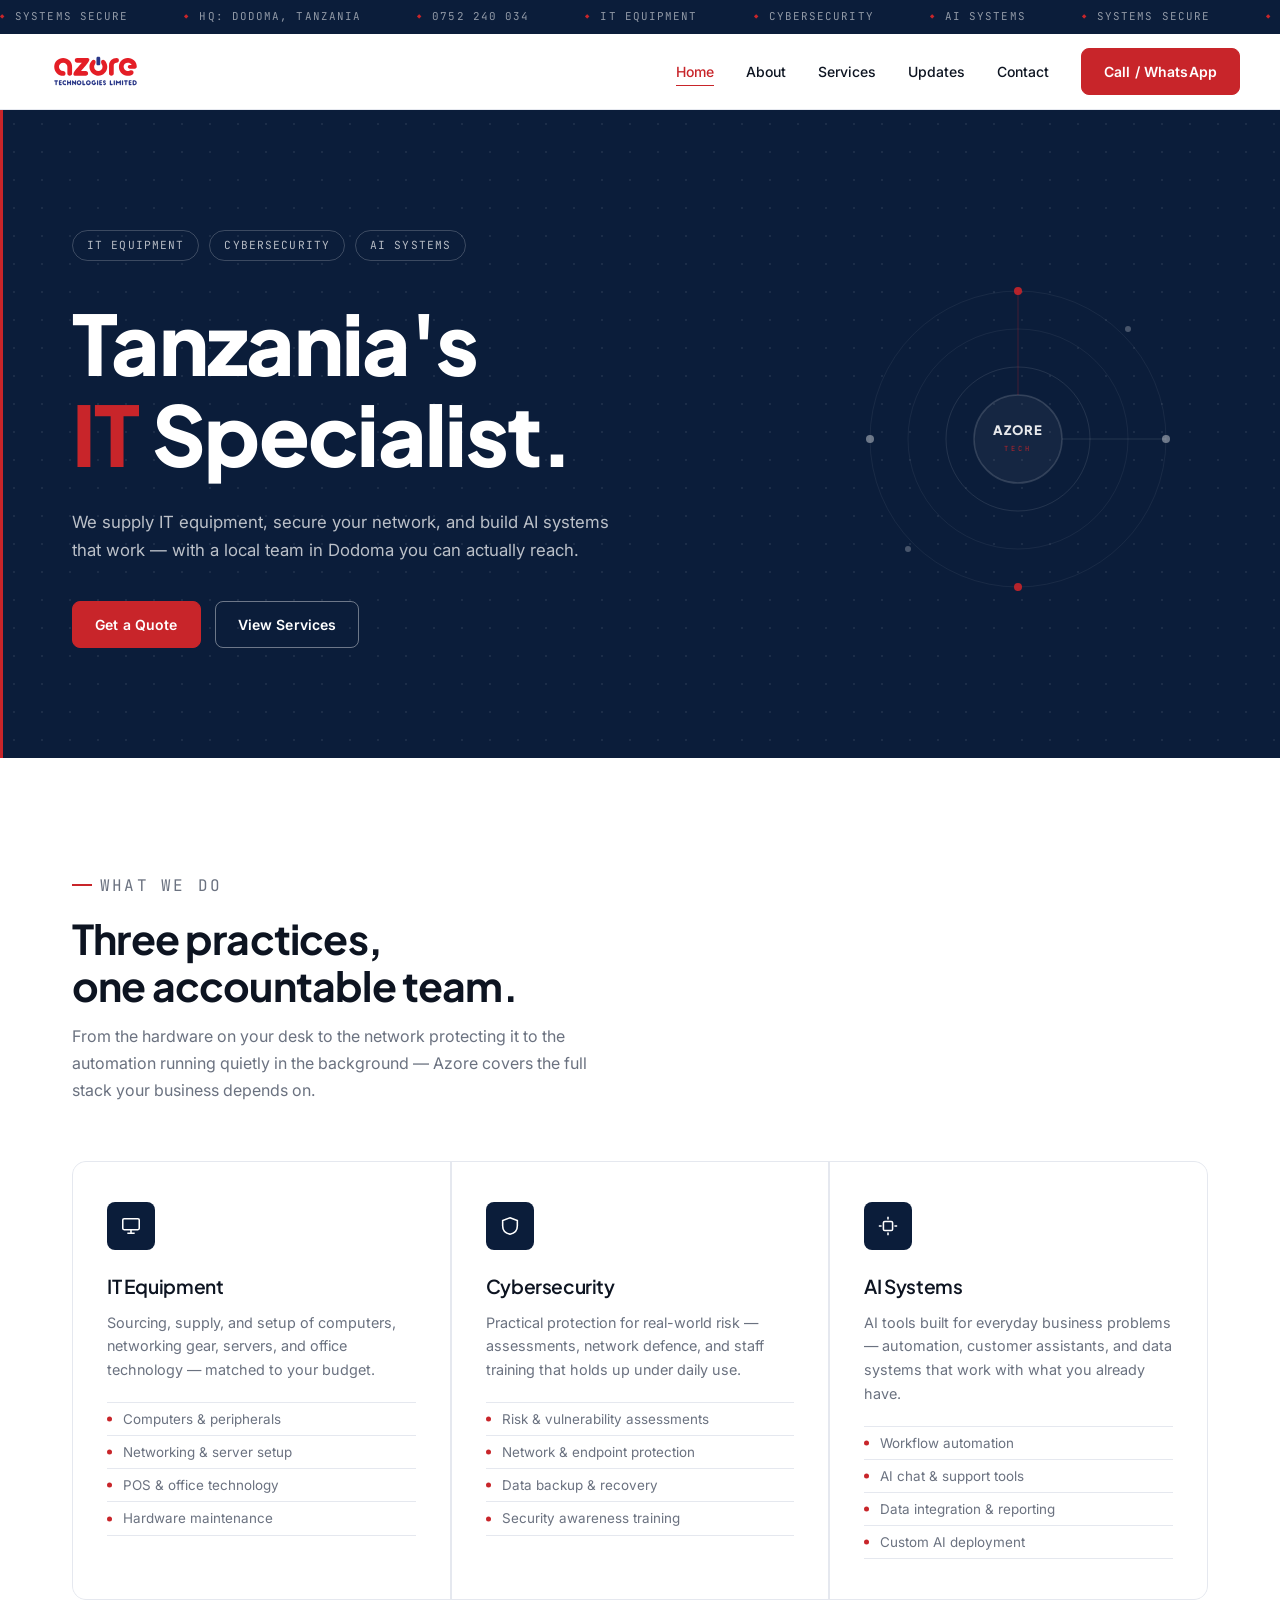
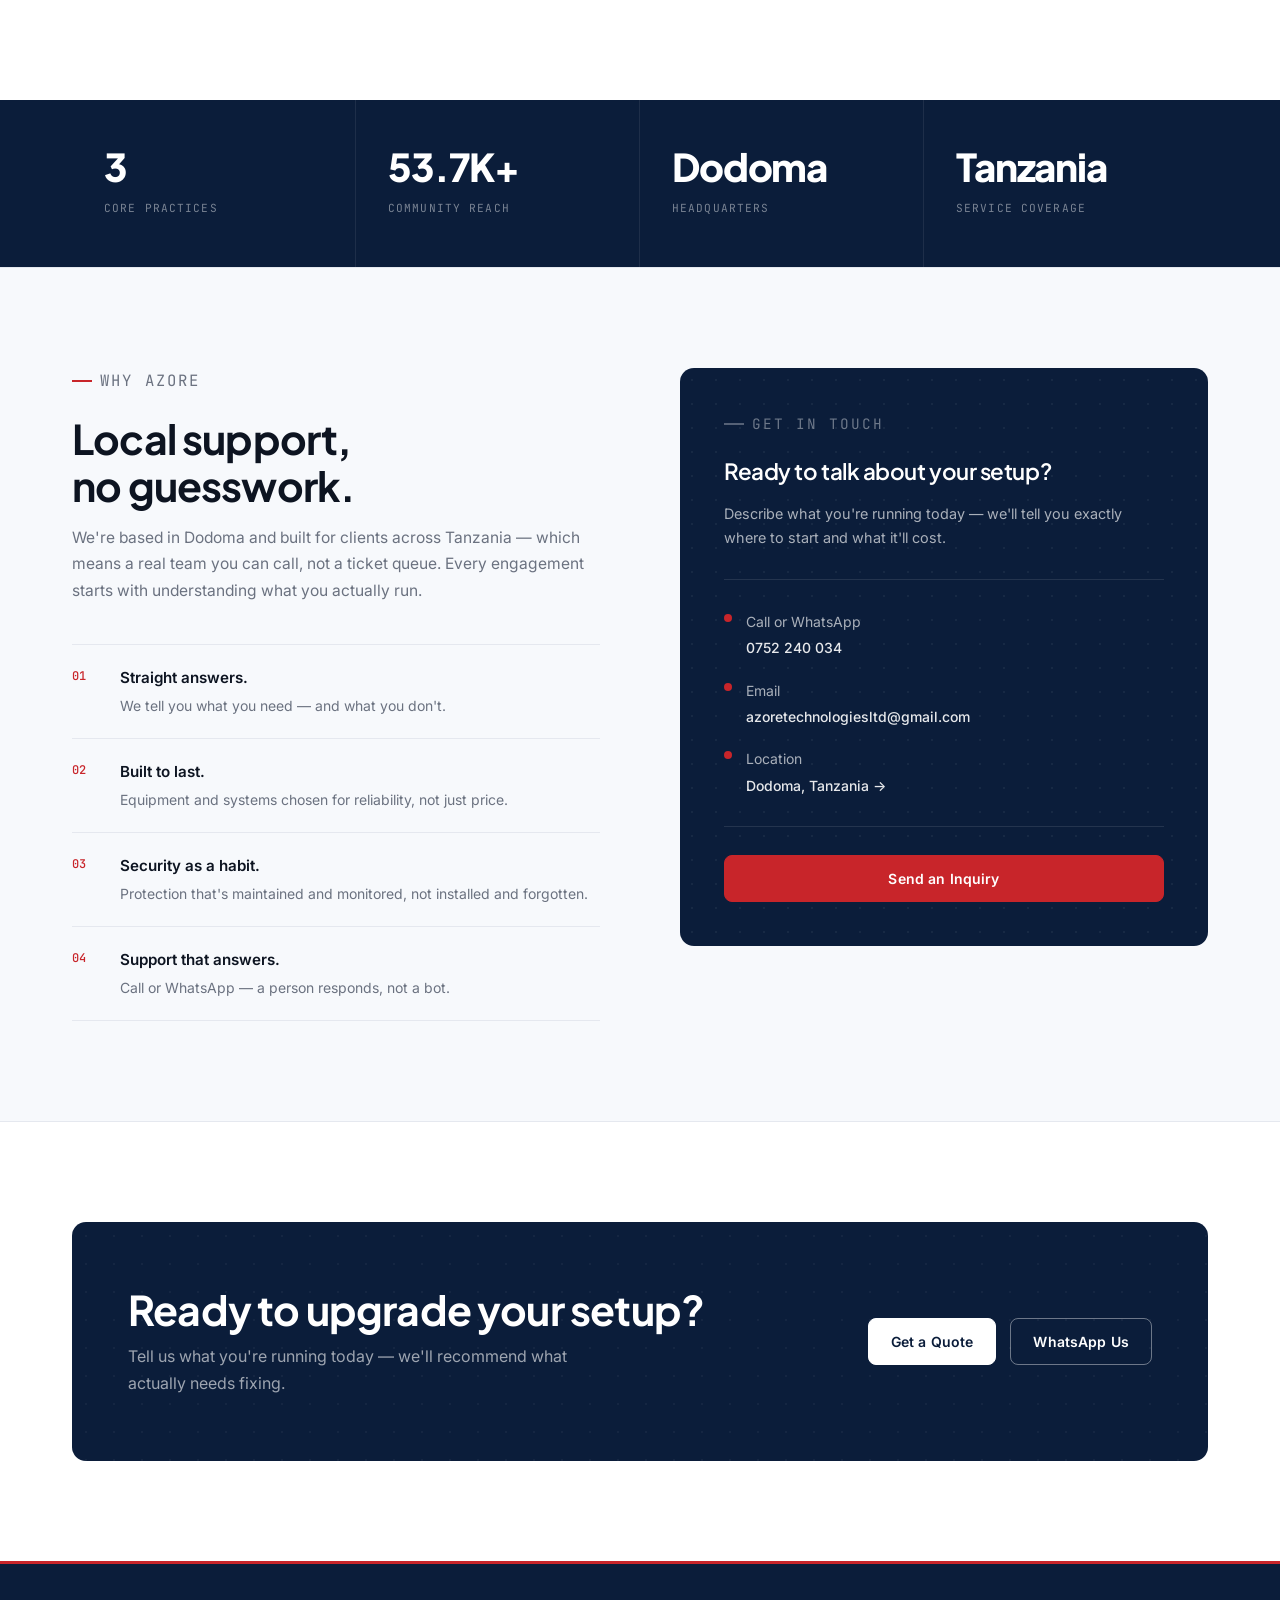
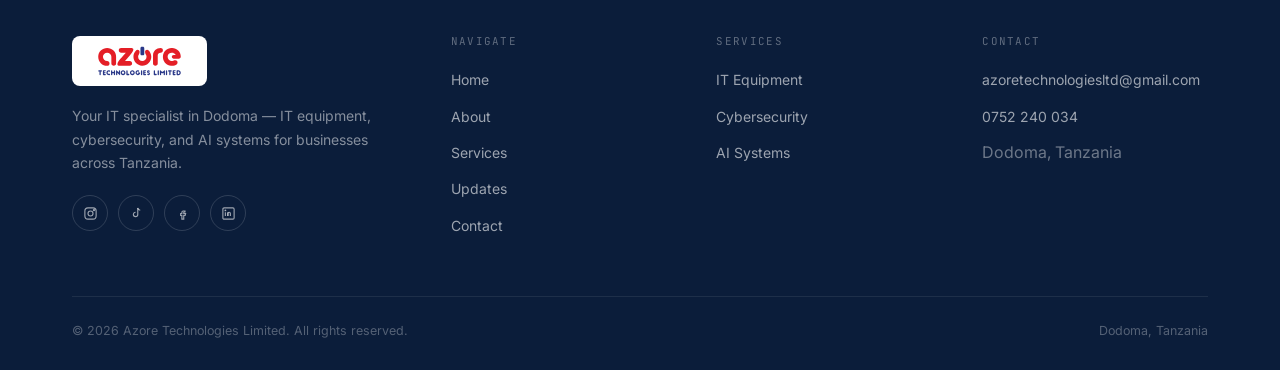
<file: index.html>
<!DOCTYPE html>
<html lang="en">
<head>
<meta charset="UTF-8">
<meta name="viewport" content="width=device-width, initial-scale=1.0">
<title>Azore Technologies Limited | IT Equipment, Cybersecurity & AI Systems — Dodoma, Tanzania</title>
<meta name="description" content="Azore Technologies Limited supplies IT equipment, cybersecurity services, and practical AI systems for businesses across Tanzania. Based in Dodoma.">
<link rel="stylesheet" href="azore-styles-v2.css">
<script src="https://identity.netlify.com/v1/netlify-identity-widget.js"></script>
<script>
  if (window.location.hash && (
    window.location.hash.includes('invite_token') ||
    window.location.hash.includes('recovery_token') ||
    window.location.hash.includes('confirmation_token')
  )) {
    window.location.href = '/admin/' + window.location.hash;
  }
</script>
</head>
<body>

<div class="ticker" aria-hidden="true">
  <div class="ticker__track">
    <span>SYSTEMS SECURE</span><span>HQ: DODOMA, TANZANIA</span><span>0752 240 034</span><span>IT EQUIPMENT</span><span>CYBERSECURITY</span><span>AI SYSTEMS</span>
    <span>SYSTEMS SECURE</span><span>HQ: DODOMA, TANZANIA</span><span>0752 240 034</span><span>IT EQUIPMENT</span><span>CYBERSECURITY</span><span>AI SYSTEMS</span>
  </div>
</div>

<header class="site">
  <nav class="wrap nav">
    <a href="index.html" class="brand"><img src="logo.svg" alt="Azore Technologies Limited" class="brand__logo"></a>
    <ul class="navlinks" id="navlinks">
      <li><a href="index.html" class="active">Home</a></li>
      <li><a href="about.html">About</a></li>
      <li><a href="services.html">Services</a></li>
      <li><a href="updates.html">Updates</a></li>
      <li><a href="contact.html">Contact</a></li>
      <li><a href="https://wa.me/255752240034" class="btn btn--primary">Call / WhatsApp</a></li>
    </ul>
    <button class="menu-toggle" aria-label="Toggle menu" aria-expanded="false">
      <svg width="22" height="22" viewBox="0 0 24 24" fill="none" stroke="#0D1421" stroke-width="2"><line x1="3" y1="6" x2="21" y2="6"/><line x1="3" y1="12" x2="21" y2="12"/><line x1="3" y1="18" x2="21" y2="18"/></svg>
    </button>
  </nav>
</header>

<main>

  <!-- Hero -->
  <section class="hero">
    <div class="wrap">
      <div class="hero__content">
        <div class="hero__chips">
          <span class="hero__chip">IT Equipment</span>
          <span class="hero__chip">Cybersecurity</span>
          <span class="hero__chip">AI Systems</span>
        </div>
        <h1>Tanzania's<br><em>IT</em> Specialist.</h1>
        <p class="lead">We supply IT equipment, secure your network, and build AI systems that work — with a local team in Dodoma you can actually reach.</p>
        <div class="hero__ctas">
          <a href="contact.html" class="btn btn--primary">Get a Quote</a>
          <a href="services.html" class="btn btn--ghost-light">View Services</a>
        </div>
      </div>
      <div class="hero__visual">
        <svg viewBox="0 0 340 340" xmlns="http://www.w3.org/2000/svg" width="340" height="340">
          <circle cx="170" cy="170" r="148" fill="none" stroke="rgba(255,255,255,0.06)" stroke-width="1"/>
          <circle cx="170" cy="170" r="110" fill="none" stroke="rgba(255,255,255,0.06)" stroke-width="1"/>
          <circle cx="170" cy="170" r="72" fill="none" stroke="rgba(255,255,255,0.1)" stroke-width="1"/>
          <circle cx="170" cy="170" r="44" fill="rgba(255,255,255,0.04)" stroke="rgba(255,255,255,0.15)" stroke-width="1.5"/>
          <text x="170" y="166" text-anchor="middle" font-family="Plus Jakarta Sans, sans-serif" font-weight="800" font-size="13" fill="rgba(255,255,255,0.9)" letter-spacing="1">AZORE</text>
          <text x="170" y="182" text-anchor="middle" font-family="JetBrains Mono, monospace" font-size="7" fill="rgba(200,37,42,0.9)" letter-spacing="3">TECH</text>
          <circle cx="170" cy="22" r="4" fill="#C8252A" opacity="0.9"/>
          <circle cx="318" cy="170" r="4" fill="rgba(255,255,255,0.4)"/>
          <circle cx="170" cy="318" r="4" fill="#C8252A" opacity="0.9"/>
          <circle cx="22" cy="170" r="4" fill="rgba(255,255,255,0.4)"/>
          <circle cx="280" cy="60" r="3" fill="rgba(255,255,255,0.25)"/>
          <circle cx="60" cy="280" r="3" fill="rgba(255,255,255,0.25)"/>
          <line x1="170" y1="22" x2="170" y2="126" stroke="rgba(200,37,42,0.3)" stroke-width="1"/>
          <line x1="318" y1="170" x2="214" y2="170" stroke="rgba(255,255,255,0.1)" stroke-width="1"/>
        </svg>
      </div>
    </div>
  </section>

  <!-- Services -->
  <section class="services">
    <div class="wrap">
      <div class="section-head">
        <p class="eyebrow">What we do</p>
        <h2>Three practices,<br>one accountable team.</h2>
        <p>From the hardware on your desk to the network protecting it to the automation running quietly in the background — Azore covers the full stack your business depends on.</p>
      </div>
      <div class="services-grid">
        <div class="service-card">
          <div class="service-card__icon">
            <svg viewBox="0 0 24 24" fill="none" stroke="#fff" stroke-width="1.7"><rect x="3" y="4" width="18" height="12" rx="1.5"/><line x1="8" y1="20" x2="16" y2="20"/><line x1="12" y1="16" x2="12" y2="20"/></svg>
          </div>
          <h3>IT Equipment</h3>
          <p>Sourcing, supply, and setup of computers, networking gear, servers, and office technology — matched to your budget.</p>
          <ul class="service-card__list">
            <li>Computers &amp; peripherals</li>
            <li>Networking &amp; server setup</li>
            <li>POS &amp; office technology</li>
            <li>Hardware maintenance</li>
          </ul>
        </div>
        <div class="service-card">
          <div class="service-card__icon">
            <svg viewBox="0 0 24 24" fill="none" stroke="#fff" stroke-width="1.7"><path d="M12 3l8 3v6c0 4.5-3 8-8 9-5-1-8-4.5-8-9V6l8-3z"/></svg>
          </div>
          <h3>Cybersecurity</h3>
          <p>Practical protection for real-world risk — assessments, network defence, and staff training that holds up under daily use.</p>
          <ul class="service-card__list">
            <li>Risk &amp; vulnerability assessments</li>
            <li>Network &amp; endpoint protection</li>
            <li>Data backup &amp; recovery</li>
            <li>Security awareness training</li>
          </ul>
        </div>
        <div class="service-card">
          <div class="service-card__icon">
            <svg viewBox="0 0 24 24" fill="none" stroke="#fff" stroke-width="1.7"><rect x="7" y="7" width="10" height="10" rx="1.5"/><line x1="12" y1="2" x2="12" y2="5"/><line x1="12" y1="19" x2="12" y2="22"/><line x1="2" y1="12" x2="5" y2="12"/><line x1="19" y1="12" x2="22" y2="12"/></svg>
          </div>
          <h3>AI Systems</h3>
          <p>AI tools built for everyday business problems — automation, customer assistants, and data systems that work with what you already have.</p>
          <ul class="service-card__list">
            <li>Workflow automation</li>
            <li>AI chat &amp; support tools</li>
            <li>Data integration &amp; reporting</li>
            <li>Custom AI deployment</li>
          </ul>
        </div>
      </div>
    </div>
  </section>

  <!-- Stats -->
  <div class="stats-strip">
    <div class="wrap">
      <div class="stat-item"><b>3</b><span>Core practices</span></div>
      <div class="stat-item"><b>53.7K+</b><span>Community reach</span></div>
      <div class="stat-item"><b>Dodoma</b><span>Headquarters</span></div>
      <div class="stat-item"><b>Tanzania</b><span>Service coverage</span></div>
    </div>
  </div>

  <!-- Why Azore -->
  <section class="why">
    <div class="wrap">
      <div class="why__left">
        <p class="eyebrow">Why Azore</p>
        <h2>Local support,<br>no guesswork.</h2>
        <p>We're based in Dodoma and built for clients across Tanzania — which means a real team you can call, not a ticket queue. Every engagement starts with understanding what you actually run.</p>
        <div style="margin-top: 32px;">
          <div class="why__item">
            <div class="why__num">01</div>
            <div>
              <strong>Straight answers.</strong>
              <p>We tell you what you need — and what you don't.</p>
            </div>
          </div>
          <div class="why__item">
            <div class="why__num">02</div>
            <div>
              <strong>Built to last.</strong>
              <p>Equipment and systems chosen for reliability, not just price.</p>
            </div>
          </div>
          <div class="why__item">
            <div class="why__num">03</div>
            <div>
              <strong>Security as a habit.</strong>
              <p>Protection that's maintained and monitored, not installed and forgotten.</p>
            </div>
          </div>
          <div class="why__item">
            <div class="why__num">04</div>
            <div>
              <strong>Support that answers.</strong>
              <p>Call or WhatsApp — a person responds, not a bot.</p>
            </div>
          </div>
        </div>
      </div>
      <div class="why__right">
        <div class="why__panel">
          <p class="eyebrow">Get in touch</p>
          <h3>Ready to talk about your setup?</h3>
          <p>Describe what you're running today — we'll tell you exactly where to start and what it'll cost.</p>
          <hr class="panel-divider">
          <div class="why__contact-item">
            <div class="why__contact-dot"></div>
            <div>
              <span>Call or WhatsApp<br><a href="tel:+255752240034">0752 240 034</a></span>
            </div>
          </div>
          <div class="why__contact-item">
            <div class="why__contact-dot"></div>
            <div>
              <span>Email<br><a href="mailto:azoretechnologiesltd@gmail.com">azoretechnologiesltd@gmail.com</a></span>
            </div>
          </div>
          <div class="why__contact-item">
            <div class="why__contact-dot"></div>
            <div>
              <span>Location<br><a href="contact.html">Dodoma, Tanzania →</a></span>
            </div>
          </div>
          <hr class="panel-divider">
          <a href="contact.html" class="btn btn--primary" style="width:100%; justify-content:center;">Send an Inquiry</a>
        </div>
      </div>
    </div>
  </section>

  <!-- CTA -->
  <section class="cta-section">
    <div class="wrap">
      <div class="cta-band">
        <div>
          <h2>Ready to upgrade your setup?</h2>
          <p>Tell us what you're running today — we'll recommend what actually needs fixing.</p>
        </div>
        <div class="cta-band__actions">
          <a href="contact.html" class="btn btn--light">Get a Quote</a>
          <a href="https://wa.me/255752240034" class="btn btn--ghost-light">WhatsApp Us</a>
        </div>
      </div>
    </div>
  </section>

</main>

<footer class="site">
  <div class="wrap">
    <div class="foot-grid">
      <div>
        <div class="brand brand--footer" style="margin-bottom:16px;">
          <span class="brand__plate"><img src="logo.svg" alt="Azore Technologies Limited" class="brand__logo"></span>
        </div>
        <p>Your IT specialist in Dodoma — IT equipment, cybersecurity, and AI systems for businesses across Tanzania.</p>
        <div class="social-row">
          <a href="https://instagram.com/azoretechtz" target="_blank" rel="noopener" aria-label="Instagram"><svg viewBox="0 0 24 24" fill="none" stroke="rgba(255,255,255,0.6)" stroke-width="1.8"><rect x="3" y="3" width="18" height="18" rx="5"/><circle cx="12" cy="12" r="4"/><circle cx="17.5" cy="6.5" r="1"/></svg></a>
          <a href="https://www.tiktok.com/@azoretechtz" target="_blank" rel="noopener" aria-label="TikTok"><svg viewBox="0 0 24 24" fill="none" stroke="rgba(255,255,255,0.6)" stroke-width="1.8"><path d="M14 3v10.5a3.5 3.5 0 1 1-3.5-3.5"/><path d="M14 3c.3 2 2 3.5 4 3.7"/></svg></a>
          <a href="https://www.facebook.com/Azoretechnologies" target="_blank" rel="noopener" aria-label="Facebook"><svg viewBox="0 0 24 24" fill="none" stroke="rgba(255,255,255,0.6)" stroke-width="1.8"><path d="M15 8h-2a2 2 0 0 0-2 2v2H9v3h2v6h3v-6h2.2l.8-3H14v-1.5a1 1 0 0 1 1-1H16V8z"/></svg></a>
          <a href="https://www.linkedin.com/in/joycemasamalo" target="_blank" rel="noopener" aria-label="LinkedIn"><svg viewBox="0 0 24 24" fill="none" stroke="rgba(255,255,255,0.6)" stroke-width="1.8"><rect x="3" y="3" width="18" height="18" rx="2"/><line x1="7" y1="10" x2="7" y2="16"/><circle cx="7" cy="7" r="0.6" fill="rgba(255,255,255,0.6)"/><path d="M11 16v-4a2 2 0 0 1 4 0v4"/><line x1="11" y1="10" x2="11" y2="16"/></svg></a>
        </div>
      </div>
      <div>
        <h4>Navigate</h4>
        <ul>
          <li><a href="index.html">Home</a></li>
          <li><a href="about.html">About</a></li>
          <li><a href="services.html">Services</a></li>
          <li><a href="updates.html">Updates</a></li>
          <li><a href="contact.html">Contact</a></li>
        </ul>
      </div>
      <div>
        <h4>Services</h4>
        <ul>
          <li><a href="services.html#equipment">IT Equipment</a></li>
          <li><a href="services.html#cybersecurity">Cybersecurity</a></li>
          <li><a href="services.html#ai">AI Systems</a></li>
        </ul>
      </div>
      <div>
        <h4>Contact</h4>
        <ul>
          <li><a href="mailto:azoretechnologiesltd@gmail.com">azoretechnologiesltd@gmail.com</a></li>
          <li><a href="tel:+255752240034">0752 240 034</a></li>
          <li><span style="color:rgba(255,255,255,0.4);">Dodoma, Tanzania</span></li>
        </ul>
      </div>
    </div>
    <div class="foot-bottom">
      <span>© 2026 Azore Technologies Limited. All rights reserved.</span>
      <span>Dodoma, Tanzania</span>
    </div>
  </div>
</footer>

<script src="script.js"></script>
</body>
</html>
</file>
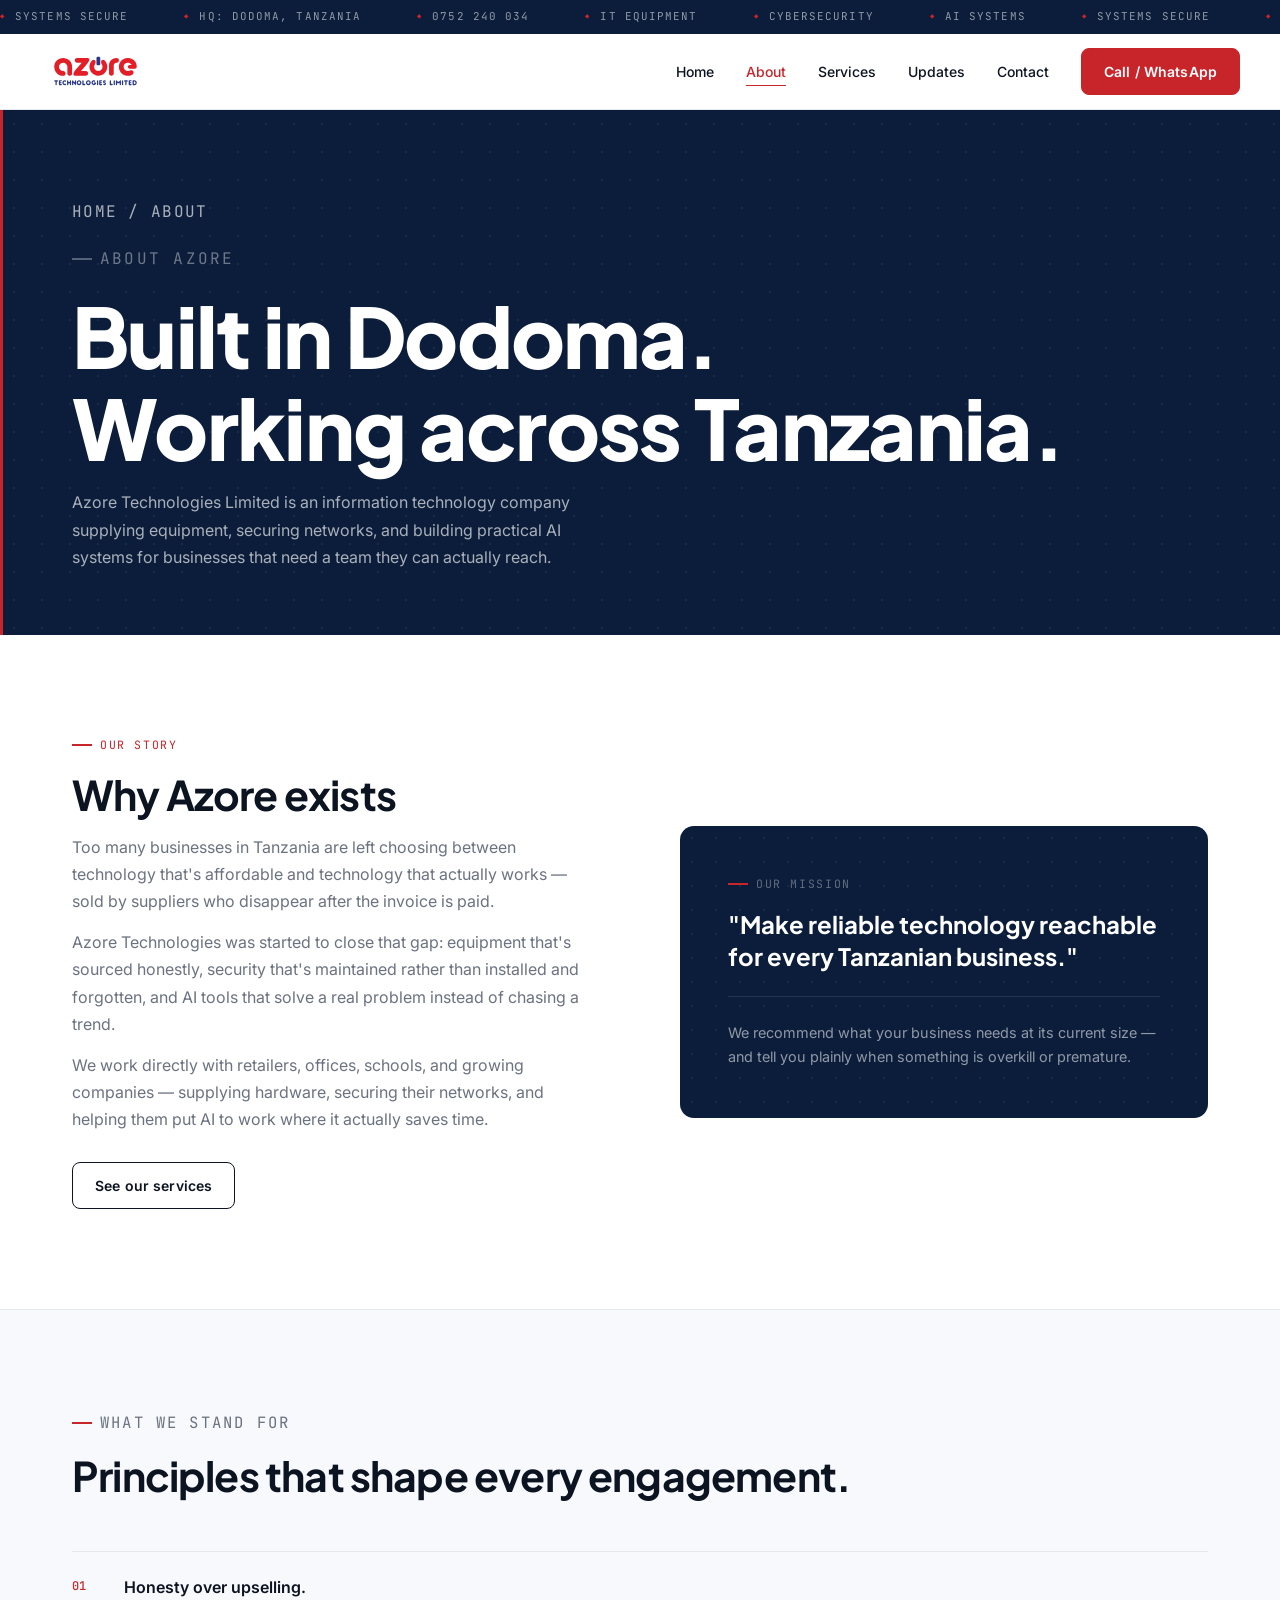
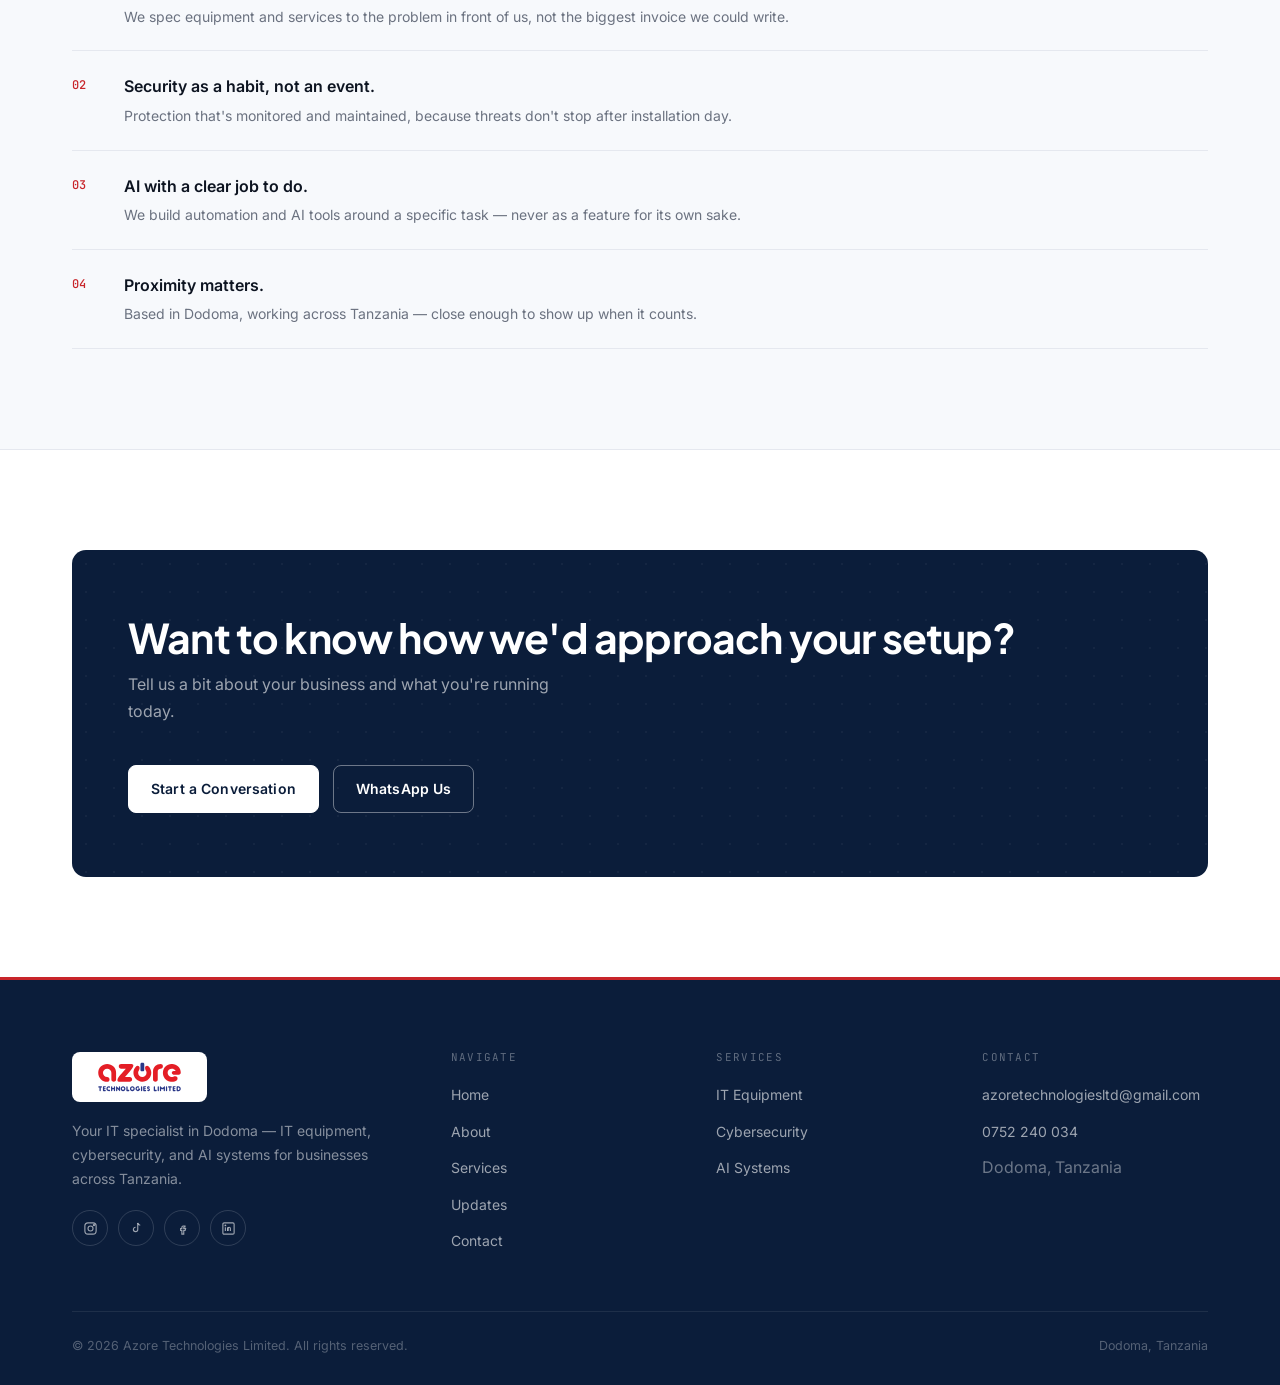
<file: about.html>
<!DOCTYPE html>
<html lang="en">
<head>
<meta charset="UTF-8">
<meta name="viewport" content="width=device-width, initial-scale=1.0">
<title>About | Azore Technologies Limited</title>
<meta name="description" content="Azore Technologies Limited is a Dodoma-based IT company serving Tanzania with equipment, cybersecurity, and AI systems.">
<link rel="stylesheet" href="azore-styles-v2.css">
</head>
<body>

<div class="ticker" aria-hidden="true">
  <div class="ticker__track">
    <span>SYSTEMS SECURE</span><span>HQ: DODOMA, TANZANIA</span><span>0752 240 034</span><span>IT EQUIPMENT</span><span>CYBERSECURITY</span><span>AI SYSTEMS</span>
    <span>SYSTEMS SECURE</span><span>HQ: DODOMA, TANZANIA</span><span>0752 240 034</span><span>IT EQUIPMENT</span><span>CYBERSECURITY</span><span>AI SYSTEMS</span>
  </div>
</div>

<header class="site">
  <nav class="wrap nav">
    <a href="index.html" class="brand"><img src="logo.svg" alt="Azore Technologies Limited" class="brand__logo"></a>
    <ul class="navlinks" id="navlinks">
      <li><a href="index.html">Home</a></li>
      <li><a href="about.html" class="active">About</a></li>
      <li><a href="services.html">Services</a></li>
      <li><a href="updates.html">Updates</a></li>
      <li><a href="contact.html">Contact</a></li>
      <li><a href="https://wa.me/255752240034" class="btn btn--primary">Call / WhatsApp</a></li>
    </ul>
    <button class="menu-toggle" aria-label="Toggle menu" aria-expanded="false">
      <svg width="22" height="22" viewBox="0 0 24 24" fill="none" stroke="#0D1421" stroke-width="2"><line x1="3" y1="6" x2="21" y2="6"/><line x1="3" y1="12" x2="21" y2="12"/><line x1="3" y1="18" x2="21" y2="18"/></svg>
    </button>
  </nav>
</header>

<main>

  <section class="page-hero">
    <div class="wrap">
      <p class="crumb">Home / About</p>
      <p class="eyebrow">About Azore</p>
      <h1>Built in Dodoma.<br>Working across Tanzania.</h1>
      <p>Azore Technologies Limited is an information technology company supplying equipment, securing networks, and building practical AI systems for businesses that need a team they can actually reach.</p>
    </div>
  </section>

  <section>
    <div class="wrap about-grid">
      <div>
        <p class="eyebrow">Our story</p>
        <h2>Why Azore exists</h2>
        <p style="margin-top:16px; color:var(--muted);">Too many businesses in Tanzania are left choosing between technology that's affordable and technology that actually works — sold by suppliers who disappear after the invoice is paid.</p>
        <p style="margin-top:14px; color:var(--muted);">Azore Technologies was started to close that gap: equipment that's sourced honestly, security that's maintained rather than installed and forgotten, and AI tools that solve a real problem instead of chasing a trend.</p>
        <p style="margin-top:14px; color:var(--muted);">We work directly with retailers, offices, schools, and growing companies — supplying hardware, securing their networks, and helping them put AI to work where it actually saves time.</p>
        <a href="services.html" class="btn btn--ghost" style="margin-top:28px;">See our services</a>
      </div>
      <div style="background:var(--navy); border-radius:var(--radius-lg); padding:48px; position:relative; overflow:hidden;">
        <div style="position:absolute; inset:0; background-image:radial-gradient(circle, rgba(255,255,255,0.05) 1px, transparent 1px); background-size:24px 24px;"></div>
        <div style="position:relative;">
          <p class="eyebrow" style="color:rgba(255,255,255,0.35);">Our mission</p>
          <p style="font-family:var(--font-display); font-size:1.5rem; font-weight:700; color:var(--white); line-height:1.3; margin-bottom:24px;">"Make reliable technology reachable for every Tanzanian business."</p>
          <hr style="border:none; border-top:1px solid rgba(255,255,255,0.1); margin-bottom:24px;">
          <p style="color:rgba(255,255,255,0.55); font-size:0.9rem;">We recommend what your business needs at its current size — and tell you plainly when something is overkill or premature.</p>
        </div>
      </div>
    </div>
  </section>

  <section style="background:var(--off-white); border-top:1px solid var(--line); border-bottom:1px solid var(--line);">
    <div class="wrap">
      <div class="section-head">
        <p class="eyebrow">What we stand for</p>
        <h2>Principles that shape every engagement.</h2>
      </div>
      <div>
        <div class="value-row">
          <div class="num">01</div>
          <div><strong>Honesty over upselling.</strong><p>We spec equipment and services to the problem in front of us, not the biggest invoice we could write.</p></div>
        </div>
        <div class="value-row">
          <div class="num">02</div>
          <div><strong>Security as a habit, not an event.</strong><p>Protection that's monitored and maintained, because threats don't stop after installation day.</p></div>
        </div>
        <div class="value-row">
          <div class="num">03</div>
          <div><strong>AI with a clear job to do.</strong><p>We build automation and AI tools around a specific task — never as a feature for its own sake.</p></div>
        </div>
        <div class="value-row">
          <div class="num">04</div>
          <div><strong>Proximity matters.</strong><p>Based in Dodoma, working across Tanzania — close enough to show up when it counts.</p></div>
        </div>
      </div>
    </div>
  </section>

  <section class="cta-section">
    <div class="wrap">
      <div class="cta-band">
        <div>
          <h2>Want to know how we'd approach your setup?</h2>
          <p>Tell us a bit about your business and what you're running today.</p>
        </div>
        <div class="cta-band__actions">
          <a href="contact.html" class="btn btn--light">Start a Conversation</a>
          <a href="https://wa.me/255752240034" class="btn btn--ghost-light">WhatsApp Us</a>
        </div>
      </div>
    </div>
  </section>

</main>

<footer class="site">
  <div class="wrap">
    <div class="foot-grid">
      <div>
        <div class="brand brand--footer" style="margin-bottom:16px;"><span class="brand__plate"><img src="logo.svg" alt="Azore Technologies Limited" class="brand__logo"></span></div>
        <p>Your IT specialist in Dodoma — IT equipment, cybersecurity, and AI systems for businesses across Tanzania.</p>
        <div class="social-row">
          <a href="https://instagram.com/azoretechtz" target="_blank" rel="noopener" aria-label="Instagram"><svg viewBox="0 0 24 24" fill="none" stroke="rgba(255,255,255,0.6)" stroke-width="1.8"><rect x="3" y="3" width="18" height="18" rx="5"/><circle cx="12" cy="12" r="4"/><circle cx="17.5" cy="6.5" r="1"/></svg></a>
          <a href="https://www.tiktok.com/@azoretechtz" target="_blank" rel="noopener" aria-label="TikTok"><svg viewBox="0 0 24 24" fill="none" stroke="rgba(255,255,255,0.6)" stroke-width="1.8"><path d="M14 3v10.5a3.5 3.5 0 1 1-3.5-3.5"/><path d="M14 3c.3 2 2 3.5 4 3.7"/></svg></a>
          <a href="https://www.facebook.com/Azoretechnologies" target="_blank" rel="noopener" aria-label="Facebook"><svg viewBox="0 0 24 24" fill="none" stroke="rgba(255,255,255,0.6)" stroke-width="1.8"><path d="M15 8h-2a2 2 0 0 0-2 2v2H9v3h2v6h3v-6h2.2l.8-3H14v-1.5a1 1 0 0 1 1-1H16V8z"/></svg></a>
          <a href="https://www.linkedin.com/in/joycemasamalo" target="_blank" rel="noopener" aria-label="LinkedIn"><svg viewBox="0 0 24 24" fill="none" stroke="rgba(255,255,255,0.6)" stroke-width="1.8"><rect x="3" y="3" width="18" height="18" rx="2"/><line x1="7" y1="10" x2="7" y2="16"/><circle cx="7" cy="7" r="0.6" fill="rgba(255,255,255,0.6)"/><path d="M11 16v-4a2 2 0 0 1 4 0v4"/><line x1="11" y1="10" x2="11" y2="16"/></svg></a>
        </div>
      </div>
      <div><h4>Navigate</h4><ul><li><a href="index.html">Home</a></li><li><a href="about.html">About</a></li><li><a href="services.html">Services</a></li><li><a href="updates.html">Updates</a></li><li><a href="contact.html">Contact</a></li></ul></div>
      <div><h4>Services</h4><ul><li><a href="services.html#equipment">IT Equipment</a></li><li><a href="services.html#cybersecurity">Cybersecurity</a></li><li><a href="services.html#ai">AI Systems</a></li></ul></div>
      <div><h4>Contact</h4><ul><li><a href="mailto:azoretechnologiesltd@gmail.com">azoretechnologiesltd@gmail.com</a></li><li><a href="tel:+255752240034">0752 240 034</a></li><li><span style="color:rgba(255,255,255,0.4);">Dodoma, Tanzania</span></li></ul></div>
    </div>
    <div class="foot-bottom"><span>© 2026 Azore Technologies Limited. All rights reserved.</span><span>Dodoma, Tanzania</span></div>
  </div>
</footer>

<script src="script.js"></script>
</body>
</html>
</file>
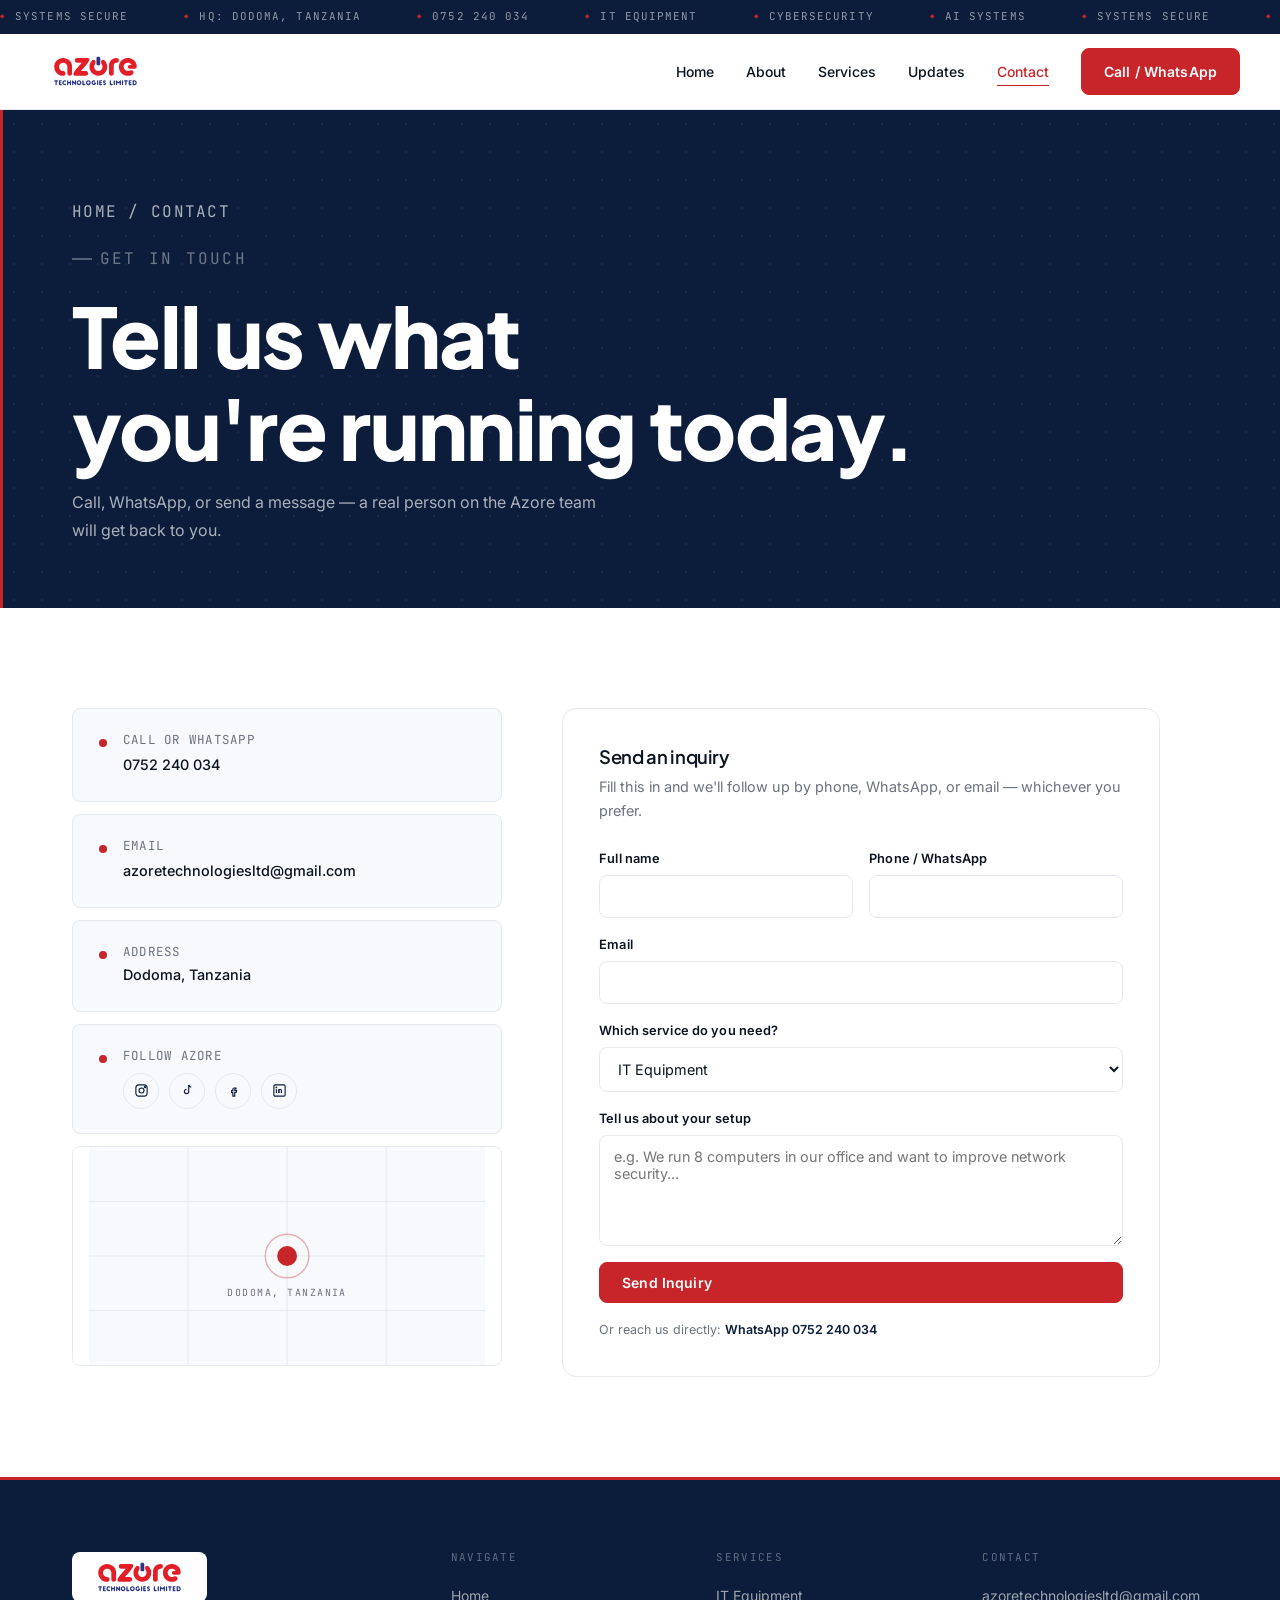
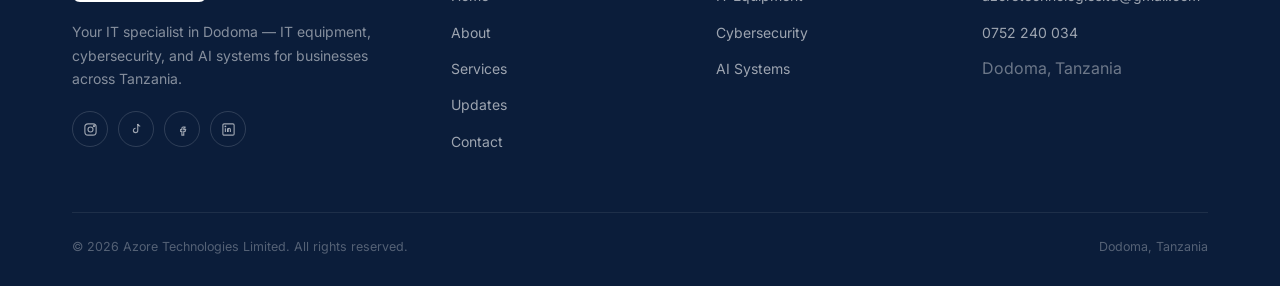
<file: contact.html>
<!DOCTYPE html>
<html lang="en">
<head>
<meta charset="UTF-8">
<meta name="viewport" content="width=device-width, initial-scale=1.0">
<title>Contact | Azore Technologies Limited</title>
<meta name="description" content="Get in touch with Azore Technologies Limited in Dodoma, Tanzania.">
<link rel="stylesheet" href="azore-styles-v2.css">
</head>
<body>

<div class="ticker" aria-hidden="true">
  <div class="ticker__track">
    <span>SYSTEMS SECURE</span><span>HQ: DODOMA, TANZANIA</span><span>0752 240 034</span><span>IT EQUIPMENT</span><span>CYBERSECURITY</span><span>AI SYSTEMS</span>
    <span>SYSTEMS SECURE</span><span>HQ: DODOMA, TANZANIA</span><span>0752 240 034</span><span>IT EQUIPMENT</span><span>CYBERSECURITY</span><span>AI SYSTEMS</span>
  </div>
</div>

<header class="site">
  <nav class="wrap nav">
    <a href="index.html" class="brand"><img src="logo.svg" alt="Azore Technologies Limited" class="brand__logo"></a>
    <ul class="navlinks" id="navlinks">
      <li><a href="index.html">Home</a></li>
      <li><a href="about.html">About</a></li>
      <li><a href="services.html">Services</a></li>
      <li><a href="updates.html">Updates</a></li>
      <li><a href="contact.html" class="active">Contact</a></li>
      <li><a href="https://wa.me/255752240034" class="btn btn--primary">Call / WhatsApp</a></li>
    </ul>
    <button class="menu-toggle" aria-label="Toggle menu" aria-expanded="false">
      <svg width="22" height="22" viewBox="0 0 24 24" fill="none" stroke="#0D1421" stroke-width="2"><line x1="3" y1="6" x2="21" y2="6"/><line x1="3" y1="12" x2="21" y2="12"/><line x1="3" y1="18" x2="21" y2="18"/></svg>
    </button>
  </nav>
</header>

<main>

  <section class="page-hero">
    <div class="wrap">
      <p class="crumb">Home / Contact</p>
      <p class="eyebrow">Get in touch</p>
      <h1>Tell us what<br>you're running today.</h1>
      <p>Call, WhatsApp, or send a message — a real person on the Azore team will get back to you.</p>
    </div>
  </section>

  <section>
    <div class="wrap contact-grid">
      <div>
        <div class="contact-card">
          <div class="contact-card__dot"></div>
          <div>
            <h4>Call or WhatsApp</h4>
            <a href="tel:+255752240034">0752 240 034</a>
          </div>
        </div>
        <div class="contact-card">
          <div class="contact-card__dot"></div>
          <div>
            <h4>Email</h4>
            <a href="mailto:azoretechnologiesltd@gmail.com">azoretechnologiesltd@gmail.com</a>
          </div>
        </div>
        <div class="contact-card">
          <div class="contact-card__dot"></div>
          <div>
            <h4>Address</h4>
            <p>Dodoma, Tanzania</p>
          </div>
        </div>
        <div class="contact-card">
          <div class="contact-card__dot"></div>
          <div>
            <h4>Follow Azore</h4>
            <div class="social-row" style="margin-top:10px;">
              <a href="https://instagram.com/azoretechtz" target="_blank" rel="noopener" aria-label="Instagram" style="border-color:var(--line);"><svg viewBox="0 0 24 24" fill="none" stroke="var(--navy)" stroke-width="1.8"><rect x="3" y="3" width="18" height="18" rx="5"/><circle cx="12" cy="12" r="4"/><circle cx="17.5" cy="6.5" r="1"/></svg></a>
              <a href="https://www.tiktok.com/@azoretechtz" target="_blank" rel="noopener" aria-label="TikTok" style="border-color:var(--line);"><svg viewBox="0 0 24 24" fill="none" stroke="var(--navy)" stroke-width="1.8"><path d="M14 3v10.5a3.5 3.5 0 1 1-3.5-3.5"/><path d="M14 3c.3 2 2 3.5 4 3.7"/></svg></a>
              <a href="https://www.facebook.com/Azoretechnologies" target="_blank" rel="noopener" aria-label="Facebook" style="border-color:var(--line);"><svg viewBox="0 0 24 24" fill="none" stroke="var(--navy)" stroke-width="1.8"><path d="M15 8h-2a2 2 0 0 0-2 2v2H9v3h2v6h3v-6h2.2l.8-3H14v-1.5a1 1 0 0 1 1-1H16V8z"/></svg></a>
              <a href="https://www.linkedin.com/in/joycemasamalo" target="_blank" rel="noopener" aria-label="LinkedIn" style="border-color:var(--line);"><svg viewBox="0 0 24 24" fill="none" stroke="var(--navy)" stroke-width="1.8"><rect x="3" y="3" width="18" height="18" rx="2"/><line x1="7" y1="10" x2="7" y2="16"/><circle cx="7" cy="7" r="0.6" fill="var(--navy)"/><path d="M11 16v-4a2 2 0 0 1 4 0v4"/><line x1="11" y1="10" x2="11" y2="16"/></svg></a>
            </div>
          </div>
        </div>
        <div class="map-block">
          <svg viewBox="0 0 400 220" xmlns="http://www.w3.org/2000/svg" style="width:100%; height:100%;">
            <rect width="400" height="220" fill="var(--off-white)"/>
            <g stroke="var(--line)" stroke-width="1">
              <line x1="0" y1="55" x2="400" y2="55"/><line x1="0" y1="110" x2="400" y2="110"/>
              <line x1="0" y1="165" x2="400" y2="165"/>
              <line x1="100" y1="0" x2="100" y2="220"/><line x1="200" y1="0" x2="200" y2="220"/>
              <line x1="300" y1="0" x2="300" y2="220"/>
            </g>
            <circle cx="200" cy="110" r="10" fill="var(--red)"/>
            <circle cx="200" cy="110" r="22" fill="none" stroke="var(--red)" stroke-width="1.5" opacity="0.35"/>
            <text x="200" y="150" text-anchor="middle" font-family="JetBrains Mono, monospace" font-size="10" letter-spacing="1.5" fill="var(--muted)">DODOMA, TANZANIA</text>
          </svg>
        </div>
      </div>

      <div>
        <div style="background:var(--white); border:1px solid var(--line); border-radius:var(--radius-lg); padding:36px;">
          <h3 style="margin-bottom:6px;">Send an inquiry</h3>
          <p style="margin-bottom:24px; font-size:0.9rem; color:var(--muted);">Fill this in and we'll follow up by phone, WhatsApp, or email — whichever you prefer.</p>

          <div id="form-success" style="display:none; background:#F0FDF4; border:1px solid #86EFAC; border-radius:var(--radius); padding:16px; margin-bottom:16px;">
            <strong style="color:#166534; font-size:0.9rem;">Message sent ✓</strong>
            <p style="color:#166534; margin-top:4px; font-size:0.85rem;">Thanks for reaching out — we'll be in touch shortly.</p>
          </div>
          <div id="form-error" style="display:none; background:#FEF2F2; border:1px solid #FCA5A5; border-radius:var(--radius); padding:16px; margin-bottom:16px;">
            <strong style="color:#991B1B; font-size:0.9rem;">Something went wrong</strong>
            <p style="color:#991B1B; margin-top:4px; font-size:0.85rem;">Please try again, or reach us at <a href="tel:+255752240034" style="color:#991B1B;">0752 240 034</a>.</p>
          </div>

          <form class="inquiry" id="contact-form">
            <div class="field-row">
              <div class="field">
                <label for="name">Full name</label>
                <input type="text" id="name" name="name" required>
              </div>
              <div class="field">
                <label for="phone">Phone / WhatsApp</label>
                <input type="tel" id="phone" name="phone" required>
              </div>
            </div>
            <div class="field">
              <label for="email">Email</label>
              <input type="email" id="email" name="email">
            </div>
            <div class="field">
              <label for="service">Which service do you need?</label>
              <select id="service" name="service">
                <option>IT Equipment</option>
                <option>Cybersecurity</option>
                <option>AI Systems</option>
                <option>Not sure — advise me</option>
              </select>
            </div>
            <div class="field">
              <label for="message">Tell us about your setup</label>
              <textarea id="message" name="message" rows="5" placeholder="e.g. We run 8 computers in our office and want to improve network security..."></textarea>
            </div>
            <button type="submit" class="btn btn--primary" id="submit-btn">Send Inquiry</button>
            <p class="form-note">Or reach us directly: <a href="https://wa.me/255752240034" style="color:var(--navy); font-weight:600;">WhatsApp 0752 240 034</a></p>
          </form>
        </div>
      </div>
    </div>
  </section>

</main>

<footer class="site">
  <div class="wrap">
    <div class="foot-grid">
      <div>
        <div class="brand brand--footer" style="margin-bottom:16px;"><span class="brand__plate"><img src="logo.svg" alt="Azore Technologies Limited" class="brand__logo"></span></div>
        <p>Your IT specialist in Dodoma — IT equipment, cybersecurity, and AI systems for businesses across Tanzania.</p>
        <div class="social-row">
          <a href="https://instagram.com/azoretechtz" target="_blank" rel="noopener" aria-label="Instagram"><svg viewBox="0 0 24 24" fill="none" stroke="rgba(255,255,255,0.6)" stroke-width="1.8"><rect x="3" y="3" width="18" height="18" rx="5"/><circle cx="12" cy="12" r="4"/><circle cx="17.5" cy="6.5" r="1"/></svg></a>
          <a href="https://www.tiktok.com/@azoretechtz" target="_blank" rel="noopener" aria-label="TikTok"><svg viewBox="0 0 24 24" fill="none" stroke="rgba(255,255,255,0.6)" stroke-width="1.8"><path d="M14 3v10.5a3.5 3.5 0 1 1-3.5-3.5"/><path d="M14 3c.3 2 2 3.5 4 3.7"/></svg></a>
          <a href="https://www.facebook.com/Azoretechnologies" target="_blank" rel="noopener" aria-label="Facebook"><svg viewBox="0 0 24 24" fill="none" stroke="rgba(255,255,255,0.6)" stroke-width="1.8"><path d="M15 8h-2a2 2 0 0 0-2 2v2H9v3h2v6h3v-6h2.2l.8-3H14v-1.5a1 1 0 0 1 1-1H16V8z"/></svg></a>
          <a href="https://www.linkedin.com/in/joycemasamalo" target="_blank" rel="noopener" aria-label="LinkedIn"><svg viewBox="0 0 24 24" fill="none" stroke="rgba(255,255,255,0.6)" stroke-width="1.8"><rect x="3" y="3" width="18" height="18" rx="2"/><line x1="7" y1="10" x2="7" y2="16"/><circle cx="7" cy="7" r="0.6" fill="rgba(255,255,255,0.6)"/><path d="M11 16v-4a2 2 0 0 1 4 0v4"/><line x1="11" y1="10" x2="11" y2="16"/></svg></a>
        </div>
      </div>
      <div><h4>Navigate</h4><ul><li><a href="index.html">Home</a></li><li><a href="about.html">About</a></li><li><a href="services.html">Services</a></li><li><a href="updates.html">Updates</a></li><li><a href="contact.html">Contact</a></li></ul></div>
      <div><h4>Services</h4><ul><li><a href="services.html#equipment">IT Equipment</a></li><li><a href="services.html#cybersecurity">Cybersecurity</a></li><li><a href="services.html#ai">AI Systems</a></li></ul></div>
      <div><h4>Contact</h4><ul><li><a href="mailto:azoretechnologiesltd@gmail.com">azoretechnologiesltd@gmail.com</a></li><li><a href="tel:+255752240034">0752 240 034</a></li><li><span style="color:rgba(255,255,255,0.4);">Dodoma, Tanzania</span></li></ul></div>
    </div>
    <div class="foot-bottom"><span>© 2026 Azore Technologies Limited. All rights reserved.</span><span>Dodoma, Tanzania</span></div>
  </div>
</footer>

<script src="script.js"></script>
<script>
  document.getElementById('contact-form').addEventListener('submit', async function(e) {
    e.preventDefault();
    const btn = document.getElementById('submit-btn');
    const successBox = document.getElementById('form-success');
    const errorBox = document.getElementById('form-error');
    btn.textContent = 'Sending…';
    btn.disabled = true;
    successBox.style.display = 'none';
    errorBox.style.display = 'none';
    try {
      const res = await fetch('https://formspree.io/f/mwvdlezw', {
        method: 'POST',
        headers: { 'Accept': 'application/json' },
        body: new FormData(this)
      });
      if (res.ok) {
        successBox.style.display = 'block';
        this.reset();
        this.style.display = 'none';
      } else { throw new Error(); }
    } catch {
      errorBox.style.display = 'block';
      btn.textContent = 'Send Inquiry';
      btn.disabled = false;
    }
  });
</script>
</body>
</html>
</file>
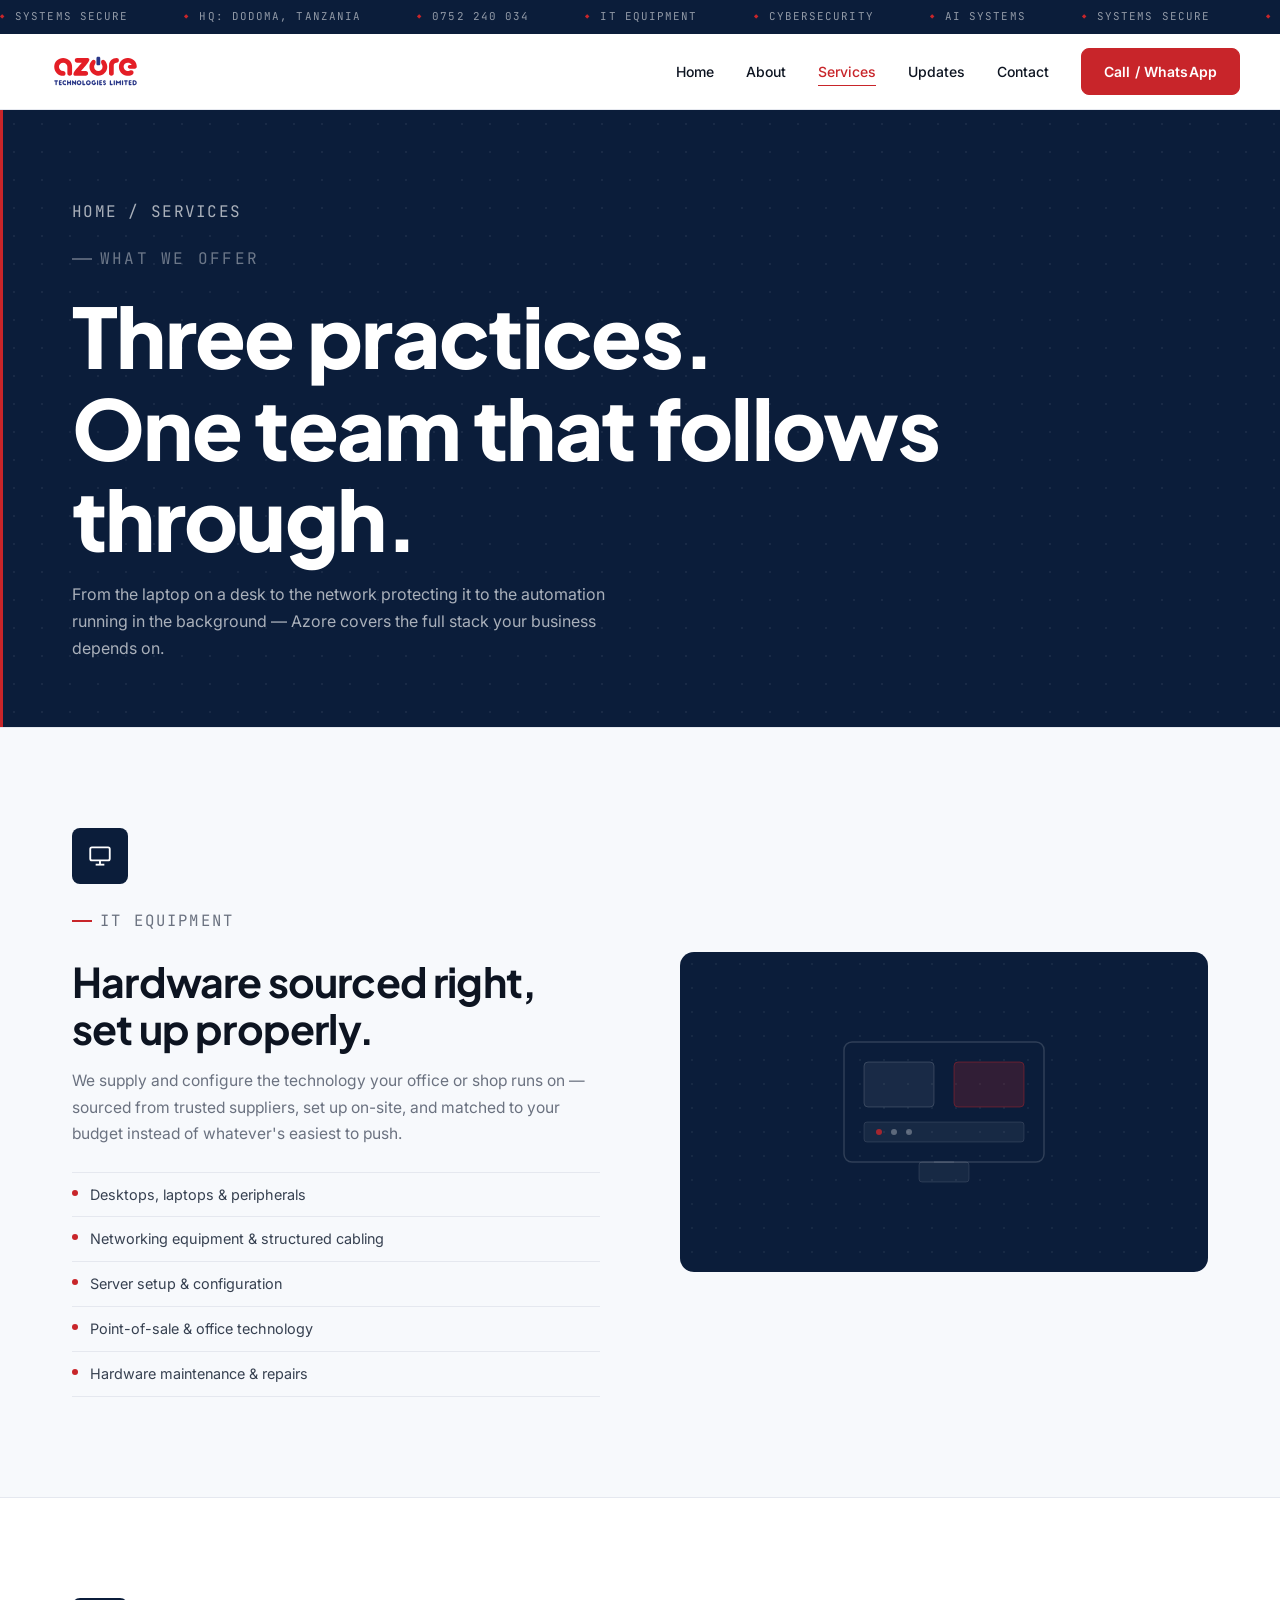
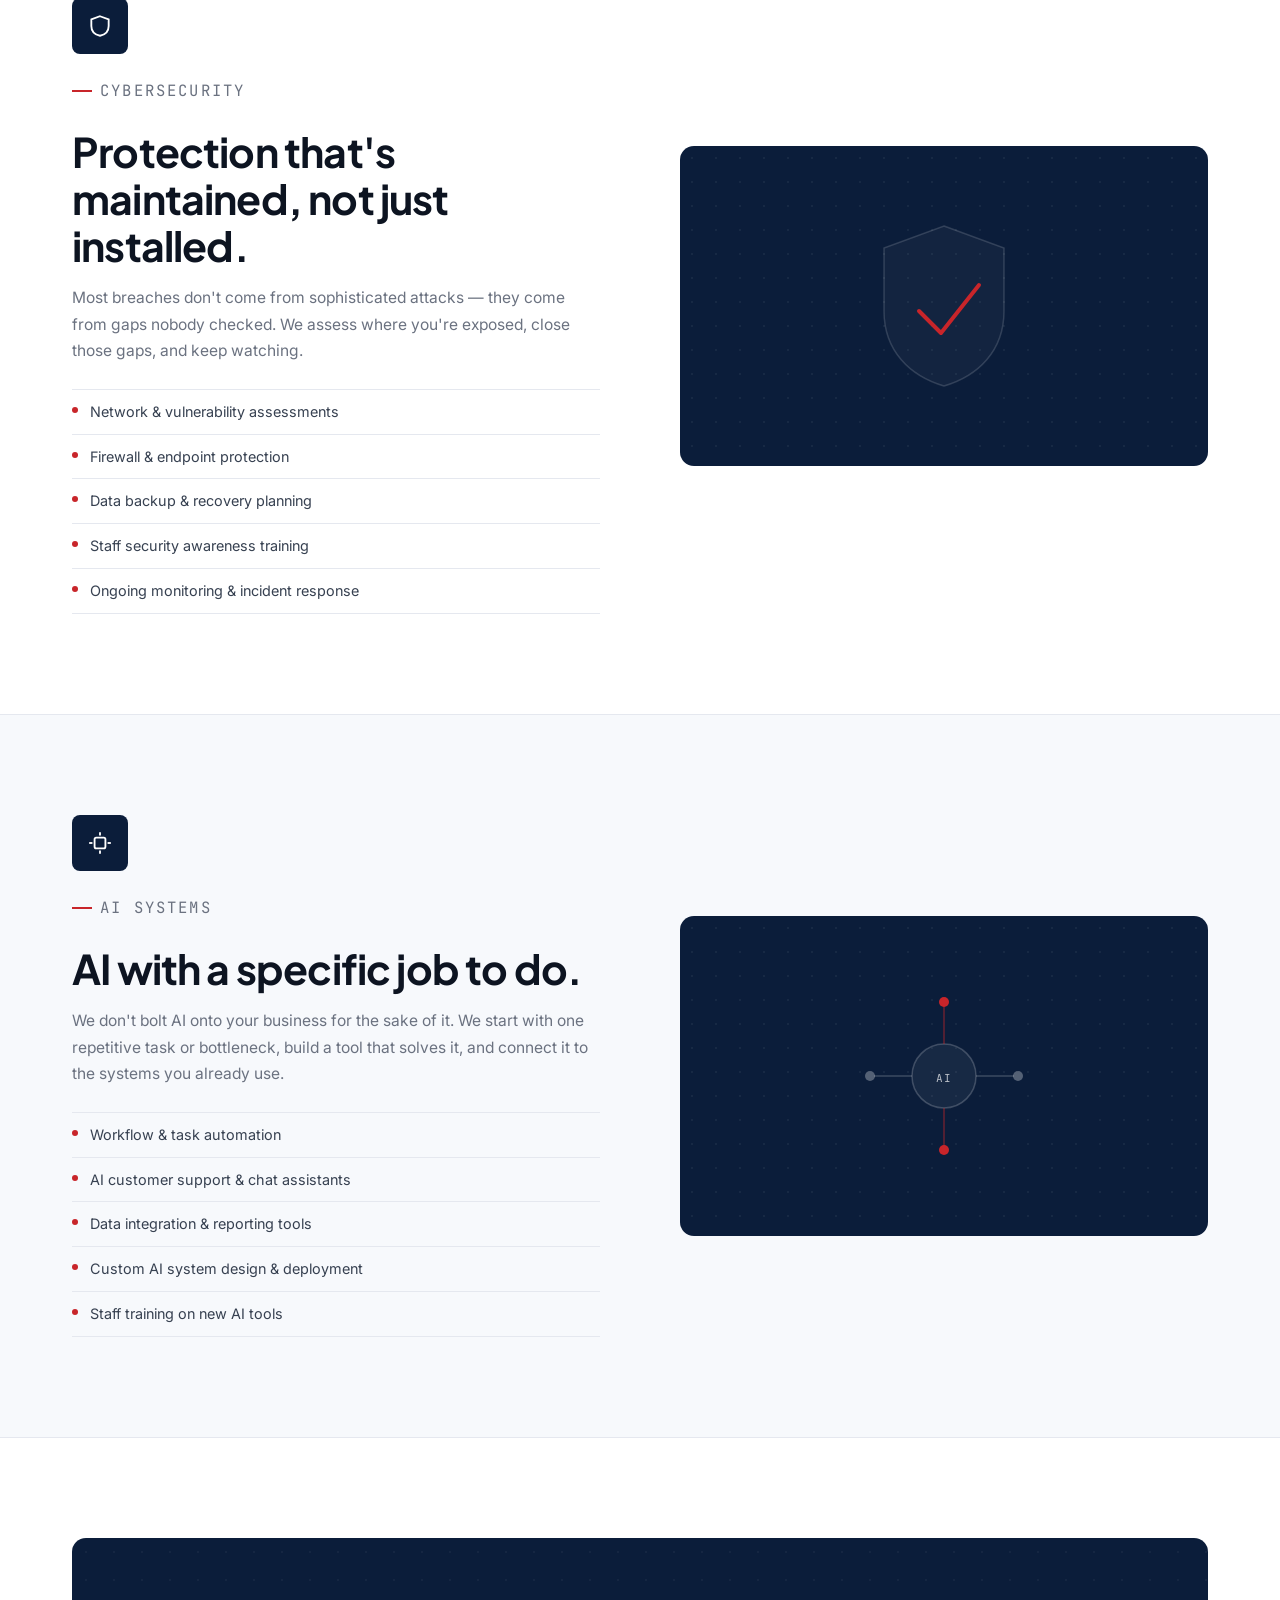
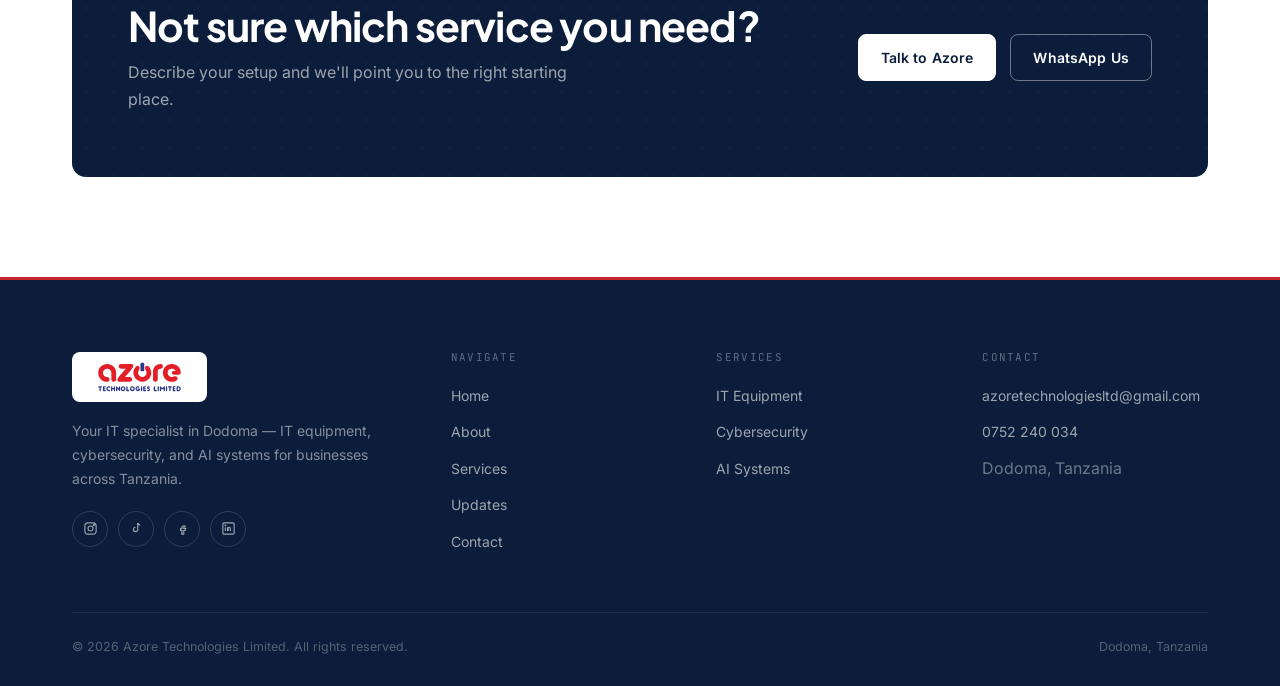
<file: services.html>
<!DOCTYPE html>
<html lang="en">
<head>
<meta charset="UTF-8">
<meta name="viewport" content="width=device-width, initial-scale=1.0">
<title>Services | Azore Technologies Limited</title>
<meta name="description" content="IT equipment supply, cybersecurity, and AI systems from Azore Technologies Limited — Dodoma, Tanzania.">
<link rel="stylesheet" href="azore-styles-v2.css">
</head>
<body>

<div class="ticker" aria-hidden="true">
  <div class="ticker__track">
    <span>SYSTEMS SECURE</span><span>HQ: DODOMA, TANZANIA</span><span>0752 240 034</span><span>IT EQUIPMENT</span><span>CYBERSECURITY</span><span>AI SYSTEMS</span>
    <span>SYSTEMS SECURE</span><span>HQ: DODOMA, TANZANIA</span><span>0752 240 034</span><span>IT EQUIPMENT</span><span>CYBERSECURITY</span><span>AI SYSTEMS</span>
  </div>
</div>

<header class="site">
  <nav class="wrap nav">
    <a href="index.html" class="brand"><img src="logo.svg" alt="Azore Technologies Limited" class="brand__logo"></a>
    <ul class="navlinks" id="navlinks">
      <li><a href="index.html">Home</a></li>
      <li><a href="about.html">About</a></li>
      <li><a href="services.html" class="active">Services</a></li>
      <li><a href="updates.html">Updates</a></li>
      <li><a href="contact.html">Contact</a></li>
      <li><a href="https://wa.me/255752240034" class="btn btn--primary">Call / WhatsApp</a></li>
    </ul>
    <button class="menu-toggle" aria-label="Toggle menu" aria-expanded="false">
      <svg width="22" height="22" viewBox="0 0 24 24" fill="none" stroke="#0D1421" stroke-width="2"><line x1="3" y1="6" x2="21" y2="6"/><line x1="3" y1="12" x2="21" y2="12"/><line x1="3" y1="18" x2="21" y2="18"/></svg>
    </button>
  </nav>
</header>

<main>

  <section class="page-hero">
    <div class="wrap">
      <p class="crumb">Home / Services</p>
      <p class="eyebrow">What we offer</p>
      <h1>Three practices.<br>One team that follows through.</h1>
      <p>From the laptop on a desk to the network protecting it to the automation running in the background — Azore covers the full stack your business depends on.</p>
    </div>
  </section>

  <section class="service-detail" id="equipment">
    <div class="wrap service-detail-grid">
      <div>
        <div class="service-detail-icon">
          <svg viewBox="0 0 24 24" fill="none" stroke="#fff" stroke-width="1.7"><rect x="3" y="4" width="18" height="12" rx="1.5"/><line x1="8" y1="20" x2="16" y2="20"/><line x1="12" y1="16" x2="12" y2="20"/></svg>
        </div>
        <p class="eyebrow">IT Equipment</p>
        <h2>Hardware sourced right, set up properly.</h2>
        <p>We supply and configure the technology your office or shop runs on — sourced from trusted suppliers, set up on-site, and matched to your budget instead of whatever's easiest to push.</p>
        <ul class="feature-list" style="margin-top:8px;">
          <li>Desktops, laptops &amp; peripherals</li>
          <li>Networking equipment &amp; structured cabling</li>
          <li>Server setup &amp; configuration</li>
          <li>Point-of-sale &amp; office technology</li>
          <li>Hardware maintenance &amp; repairs</li>
        </ul>
      </div>
      <div style="background:var(--navy); border-radius:var(--radius-lg); padding:48px; display:flex; align-items:center; justify-content:center; min-height:320px; position:relative; overflow:hidden;">
        <div style="position:absolute; inset:0; background-image:radial-gradient(circle, rgba(255,255,255,0.05) 1px, transparent 1px); background-size:24px 24px;"></div>
        <svg viewBox="0 0 240 180" xmlns="http://www.w3.org/2000/svg" width="240" style="position:relative;">
          <rect x="20" y="20" width="200" height="120" rx="8" fill="none" stroke="rgba(255,255,255,0.15)" stroke-width="1.5"/>
          <rect x="40" y="40" width="70" height="45" rx="4" fill="rgba(255,255,255,0.06)" stroke="rgba(255,255,255,0.15)" stroke-width="1"/>
          <rect x="130" y="40" width="70" height="45" rx="4" fill="rgba(200,37,42,0.2)" stroke="rgba(200,37,42,0.4)" stroke-width="1"/>
          <rect x="40" y="100" width="160" height="20" rx="3" fill="rgba(255,255,255,0.05)" stroke="rgba(255,255,255,0.1)" stroke-width="1"/>
          <circle cx="55" cy="110" r="3" fill="#C8252A" opacity="0.8"/>
          <circle cx="70" cy="110" r="3" fill="rgba(255,255,255,0.3)"/>
          <circle cx="85" cy="110" r="3" fill="rgba(255,255,255,0.3)"/>
          <line x1="110" y1="140" x2="130" y2="140" stroke="rgba(255,255,255,0.1)" stroke-width="1.5"/>
          <rect x="95" y="140" width="50" height="20" rx="3" fill="rgba(255,255,255,0.05)" stroke="rgba(255,255,255,0.1)"/>
        </svg>
      </div>
    </div>
  </section>

  <section class="service-detail" id="cybersecurity">
    <div class="wrap service-detail-grid">
      <div style="order:2; background:var(--navy); border-radius:var(--radius-lg); padding:48px; display:flex; align-items:center; justify-content:center; min-height:320px; position:relative; overflow:hidden;">
        <div style="position:absolute; inset:0; background-image:radial-gradient(circle, rgba(255,255,255,0.05) 1px, transparent 1px); background-size:24px 24px;"></div>
        <svg viewBox="0 0 200 200" xmlns="http://www.w3.org/2000/svg" width="200" style="position:relative;">
          <path d="M100 20 L160 42 V105 C160 145 134 170 100 180 C66 170 40 145 40 105 V42 Z" fill="rgba(255,255,255,0.03)" stroke="rgba(255,255,255,0.15)" stroke-width="1.5"/>
          <path d="M75 105 l22 22 38 -48" fill="none" stroke="#C8252A" stroke-width="4" stroke-linecap="round" stroke-linejoin="round"/>
        </svg>
      </div>
      <div style="order:1;">
        <div class="service-detail-icon">
          <svg viewBox="0 0 24 24" fill="none" stroke="#fff" stroke-width="1.7"><path d="M12 3l8 3v6c0 4.5-3 8-8 9-5-1-8-4.5-8-9V6l8-3z"/></svg>
        </div>
        <p class="eyebrow">Cybersecurity</p>
        <h2>Protection that's maintained, not just installed.</h2>
        <p>Most breaches don't come from sophisticated attacks — they come from gaps nobody checked. We assess where you're exposed, close those gaps, and keep watching.</p>
        <ul class="feature-list" style="margin-top:8px;">
          <li>Network &amp; vulnerability assessments</li>
          <li>Firewall &amp; endpoint protection</li>
          <li>Data backup &amp; recovery planning</li>
          <li>Staff security awareness training</li>
          <li>Ongoing monitoring &amp; incident response</li>
        </ul>
      </div>
    </div>
  </section>

  <section class="service-detail" id="ai">
    <div class="wrap service-detail-grid">
      <div>
        <div class="service-detail-icon">
          <svg viewBox="0 0 24 24" fill="none" stroke="#fff" stroke-width="1.7"><rect x="7" y="7" width="10" height="10" rx="1.5"/><line x1="12" y1="2" x2="12" y2="5"/><line x1="12" y1="19" x2="12" y2="22"/><line x1="2" y1="12" x2="5" y2="12"/><line x1="19" y1="12" x2="22" y2="12"/></svg>
        </div>
        <p class="eyebrow">AI Systems</p>
        <h2>AI with a specific job to do.</h2>
        <p>We don't bolt AI onto your business for the sake of it. We start with one repetitive task or bottleneck, build a tool that solves it, and connect it to the systems you already use.</p>
        <ul class="feature-list" style="margin-top:8px;">
          <li>Workflow &amp; task automation</li>
          <li>AI customer support &amp; chat assistants</li>
          <li>Data integration &amp; reporting tools</li>
          <li>Custom AI system design &amp; deployment</li>
          <li>Staff training on new AI tools</li>
        </ul>
      </div>
      <div style="background:var(--navy); border-radius:var(--radius-lg); padding:48px; display:flex; align-items:center; justify-content:center; min-height:320px; position:relative; overflow:hidden;">
        <div style="position:absolute; inset:0; background-image:radial-gradient(circle, rgba(255,255,255,0.05) 1px, transparent 1px); background-size:24px 24px;"></div>
        <svg viewBox="0 0 200 200" xmlns="http://www.w3.org/2000/svg" width="200" style="position:relative;">
          <circle cx="100" cy="100" r="32" fill="rgba(255,255,255,0.05)" stroke="rgba(255,255,255,0.2)" stroke-width="1.5"/>
          <text x="100" y="106" text-anchor="middle" font-family="JetBrains Mono, monospace" font-size="11" fill="rgba(255,255,255,0.7)" letter-spacing="1">AI</text>
          <line x1="100" y1="68" x2="100" y2="30" stroke="rgba(200,37,42,0.5)" stroke-width="1.5"/>
          <line x1="132" y1="100" x2="170" y2="100" stroke="rgba(255,255,255,0.2)" stroke-width="1.5"/>
          <line x1="100" y1="132" x2="100" y2="170" stroke="rgba(200,37,42,0.5)" stroke-width="1.5"/>
          <line x1="68" y1="100" x2="30" y2="100" stroke="rgba(255,255,255,0.2)" stroke-width="1.5"/>
          <circle cx="100" cy="26" r="5" fill="#C8252A"/>
          <circle cx="174" cy="100" r="5" fill="rgba(255,255,255,0.3)"/>
          <circle cx="100" cy="174" r="5" fill="#C8252A"/>
          <circle cx="26" cy="100" r="5" fill="rgba(255,255,255,0.3)"/>
        </svg>
      </div>
    </div>
  </section>

  <section class="cta-section">
    <div class="wrap">
      <div class="cta-band">
        <div>
          <h2>Not sure which service you need?</h2>
          <p>Describe your setup and we'll point you to the right starting place.</p>
        </div>
        <div class="cta-band__actions">
          <a href="contact.html" class="btn btn--light">Talk to Azore</a>
          <a href="https://wa.me/255752240034" class="btn btn--ghost-light">WhatsApp Us</a>
        </div>
      </div>
    </div>
  </section>

</main>

<footer class="site">
  <div class="wrap">
    <div class="foot-grid">
      <div>
        <div class="brand brand--footer" style="margin-bottom:16px;"><span class="brand__plate"><img src="logo.svg" alt="Azore Technologies Limited" class="brand__logo"></span></div>
        <p>Your IT specialist in Dodoma — IT equipment, cybersecurity, and AI systems for businesses across Tanzania.</p>
        <div class="social-row">
          <a href="https://instagram.com/azoretechtz" target="_blank" rel="noopener" aria-label="Instagram"><svg viewBox="0 0 24 24" fill="none" stroke="rgba(255,255,255,0.6)" stroke-width="1.8"><rect x="3" y="3" width="18" height="18" rx="5"/><circle cx="12" cy="12" r="4"/><circle cx="17.5" cy="6.5" r="1"/></svg></a>
          <a href="https://www.tiktok.com/@azoretechtz" target="_blank" rel="noopener" aria-label="TikTok"><svg viewBox="0 0 24 24" fill="none" stroke="rgba(255,255,255,0.6)" stroke-width="1.8"><path d="M14 3v10.5a3.5 3.5 0 1 1-3.5-3.5"/><path d="M14 3c.3 2 2 3.5 4 3.7"/></svg></a>
          <a href="https://www.facebook.com/Azoretechnologies" target="_blank" rel="noopener" aria-label="Facebook"><svg viewBox="0 0 24 24" fill="none" stroke="rgba(255,255,255,0.6)" stroke-width="1.8"><path d="M15 8h-2a2 2 0 0 0-2 2v2H9v3h2v6h3v-6h2.2l.8-3H14v-1.5a1 1 0 0 1 1-1H16V8z"/></svg></a>
          <a href="https://www.linkedin.com/in/joycemasamalo" target="_blank" rel="noopener" aria-label="LinkedIn"><svg viewBox="0 0 24 24" fill="none" stroke="rgba(255,255,255,0.6)" stroke-width="1.8"><rect x="3" y="3" width="18" height="18" rx="2"/><line x1="7" y1="10" x2="7" y2="16"/><circle cx="7" cy="7" r="0.6" fill="rgba(255,255,255,0.6)"/><path d="M11 16v-4a2 2 0 0 1 4 0v4"/><line x1="11" y1="10" x2="11" y2="16"/></svg></a>
        </div>
      </div>
      <div><h4>Navigate</h4><ul><li><a href="index.html">Home</a></li><li><a href="about.html">About</a></li><li><a href="services.html">Services</a></li><li><a href="updates.html">Updates</a></li><li><a href="contact.html">Contact</a></li></ul></div>
      <div><h4>Services</h4><ul><li><a href="services.html#equipment">IT Equipment</a></li><li><a href="services.html#cybersecurity">Cybersecurity</a></li><li><a href="services.html#ai">AI Systems</a></li></ul></div>
      <div><h4>Contact</h4><ul><li><a href="mailto:azoretechnologiesltd@gmail.com">azoretechnologiesltd@gmail.com</a></li><li><a href="tel:+255752240034">0752 240 034</a></li><li><span style="color:rgba(255,255,255,0.4);">Dodoma, Tanzania</span></li></ul></div>
    </div>
    <div class="foot-bottom"><span>© 2026 Azore Technologies Limited. All rights reserved.</span><span>Dodoma, Tanzania</span></div>
  </div>
</footer>

<script src="script.js"></script>
</body>
</html>
</file>
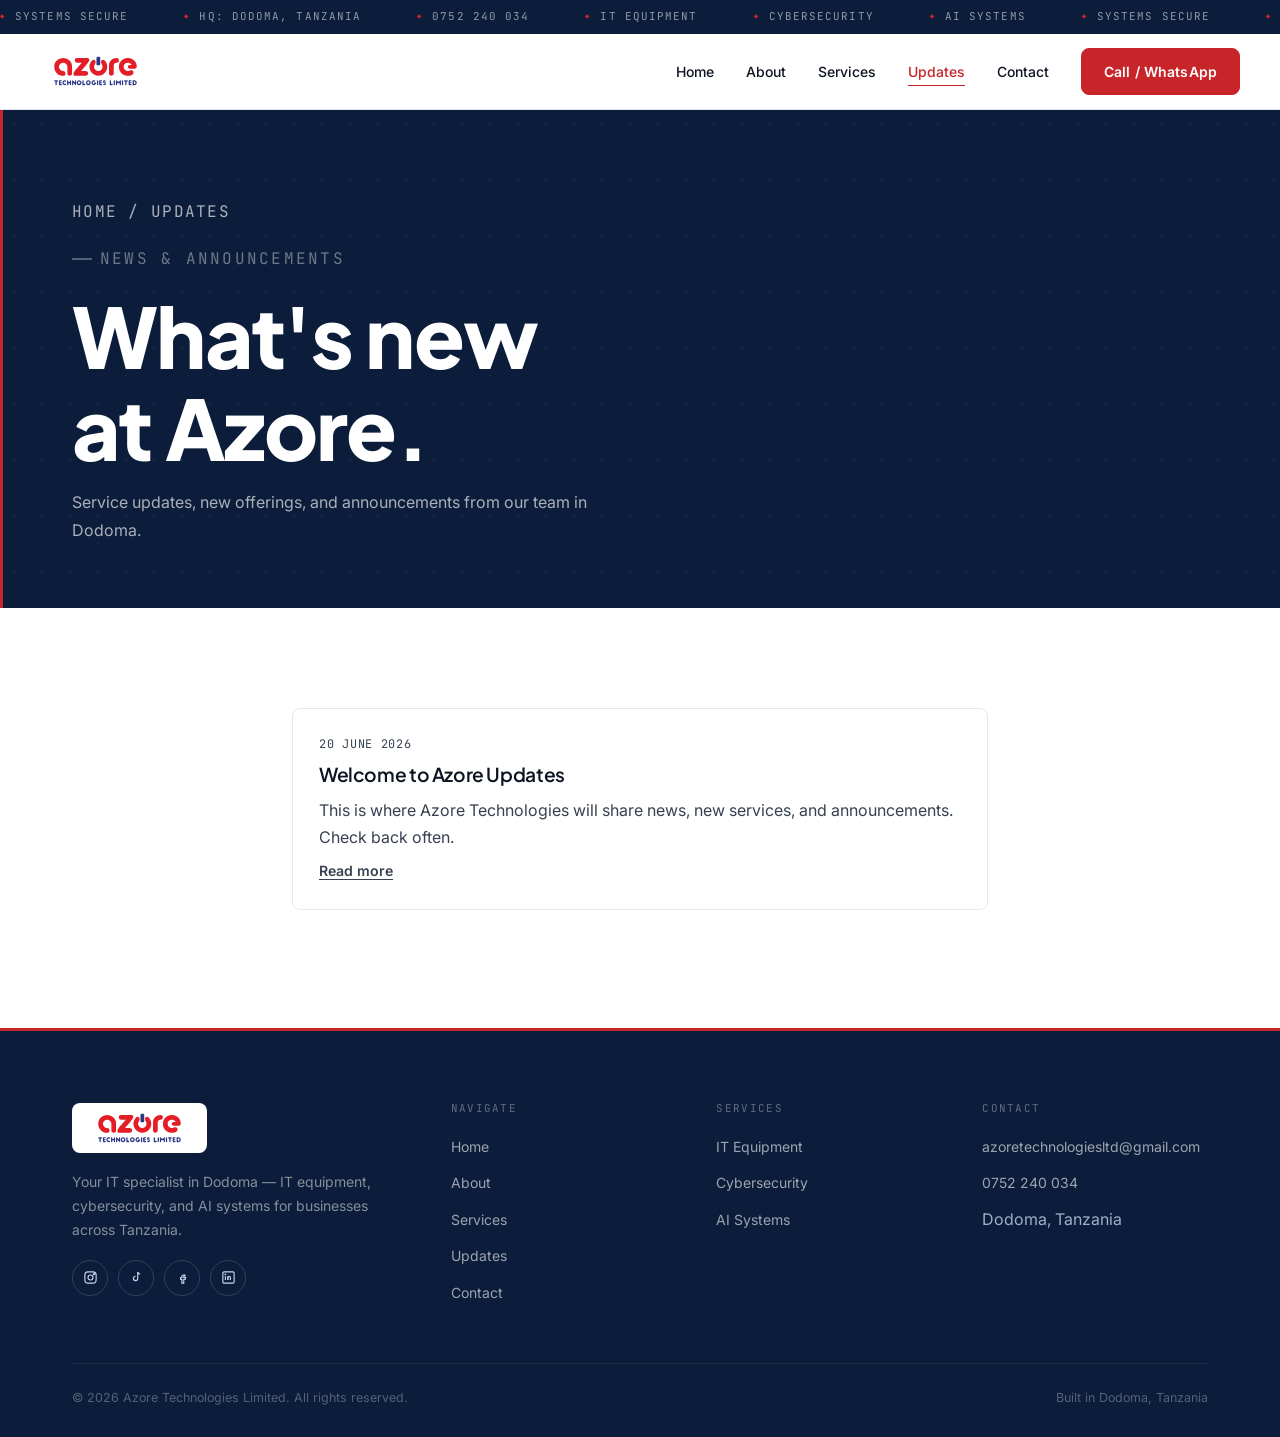
<file: updates.html>
<!DOCTYPE html>
<html lang="en">
<head>
<meta charset="UTF-8">
<meta name="viewport" content="width=device-width, initial-scale=1.0">
<title>Updates | Azore Technologies Limited</title>
<meta name="description" content="Latest news, announcements, and updates from Azore Technologies Limited — Dodoma, Tanzania.">
<link rel="stylesheet" href="azore-styles-v2.css">
<style>
  .update-card{
    background: var(--white);
    border: 1px solid var(--line);
    border-radius: var(--radius);
    padding: 26px;
    margin-bottom: 18px;
  }
  .update-card img{
    width:100%; max-height:320px; object-fit:cover;
    border-radius: 8px; margin-bottom:16px;
    cursor: zoom-in;
    transition: opacity .15s ease;
  }
  .update-card img:hover{ opacity: 0.9; }
  .update-card video{
    width:100%; max-height:420px;
    border-radius: 8px; margin-bottom:16px;
    background:#000;
  }
  .update-card .file-attach{
    display:inline-flex; align-items:center; gap:8px;
    font-size:0.88rem; font-weight:600;
    color: var(--blue-bright);
    border:1px solid var(--line);
    border-radius: 8px;
    padding: 10px 16px;
    margin-bottom:16px;
    text-decoration:none;
    transition: background .15s;
  }
  .update-card .file-attach:hover{ background: var(--bg-soft); }
  .update-date{
    font-family: var(--font-mono); font-size:0.74rem;
    letter-spacing:0.06em; text-transform:uppercase;
    color: var(--red-deep); margin-bottom:8px; display:block;
  }
  .update-body{ display:none; margin-top:12px; }
  .update-body.open{ display:block; }
  .read-more{
    background:none; border:none; color: var(--blue-bright);
    font-weight:600; font-size:0.88rem; cursor:pointer; padding:0; margin-top:10px;
  }
  #updates-empty, #updates-error{ color: var(--muted); font-size:0.95rem; }
  #updates-loading{ color: var(--muted); font-size:0.95rem; }

  /* Lightbox */
  .lightbox{
    display:none; position:fixed; inset:0; z-index:1000;
    background: rgba(0,0,0,0.92);
    align-items:center; justify-content:center;
    padding: 24px;
  }
  .lightbox.open{ display:flex; }
  .lightbox__inner{
    max-width:92vw; max-height:90vh;
    display:flex; align-items:center; justify-content:center;
  }
  .lightbox__inner img{
    max-width:100%; max-height:90vh;
    border-radius: 8px; object-fit:contain;
    box-shadow: 0 8px 40px rgba(0,0,0,0.6);
  }
  .lightbox__inner video{
    max-width:100%; max-height:90vh;
    border-radius: 8px;
    box-shadow: 0 8px 40px rgba(0,0,0,0.6);
  }
  .lightbox__close{
    position:fixed; top:18px; right:22px;
    background:none; border:none; color:#fff;
    font-size:2rem; cursor:pointer; line-height:1;
    opacity:0.8;
  }
  .lightbox__close:hover{ opacity:1; }
</style>
</head>
<body>

<div class="ticker" aria-hidden="true">
  <div class="ticker__track">
    <span>SYSTEMS SECURE</span><span>HQ: DODOMA, TANZANIA</span><span>0752 240 034</span><span>IT EQUIPMENT</span><span>CYBERSECURITY</span><span>AI SYSTEMS</span>
    <span>SYSTEMS SECURE</span><span>HQ: DODOMA, TANZANIA</span><span>0752 240 034</span><span>IT EQUIPMENT</span><span>CYBERSECURITY</span><span>AI SYSTEMS</span>
  </div>
</div>

<header class="site">
  <nav class="wrap nav">
    <a href="index.html" class="brand"><img src="logo.svg" alt="Azore Technologies Limited" class="brand__logo"></a>
    <ul class="navlinks" id="navlinks">
      <li><a href="index.html">Home</a></li>
      <li><a href="about.html">About</a></li>
      <li><a href="services.html">Services</a></li>
      <li><a href="updates.html" class="active">Updates</a></li>
      <li><a href="contact.html">Contact</a></li>
      <li><a href="https://wa.me/255752240034" class="btn btn--primary">Call / WhatsApp</a></li>
    </ul>
    <button class="menu-toggle" aria-label="Toggle menu" aria-expanded="false">
      <svg width="22" height="22" viewBox="0 0 24 24" fill="none" stroke="#0D1421" stroke-width="2"><line x1="3" y1="6" x2="21" y2="6"/><line x1="3" y1="12" x2="21" y2="12"/><line x1="3" y1="18" x2="21" y2="18"/></svg>
    </button>
  </nav>
</header>

<main>

  <section class="page-hero">
    <div class="wrap">
      <p class="crumb">Home / Updates</p>
      <p class="eyebrow">News &amp; announcements</p>
      <h1>What's new<br>at Azore.</h1>
      <p>Service updates, new offerings, and announcements from our team in Dodoma.</p>
    </div>
  </section>

  <section>
    <div class="wrap" style="max-width:760px;">
      <p id="updates-loading">Loading updates…</p>
      <p id="updates-empty" style="display:none;">No updates posted yet — check back soon.</p>
      <p id="updates-error" style="display:none;">Updates couldn't be loaded right now. Please refresh the page.</p>
      <div id="updates-list"></div>
    </div>
  </section>

</main>

<footer class="site">
  <div class="wrap">
    <div class="foot-grid">
      <div>
        <div class="brand brand--footer" style="margin-bottom:16px;">
          <span class="brand__plate"><img src="logo.svg" alt="Azore Technologies Limited" class="brand__logo"></span>
        </div>
        <p>Your IT specialist in Dodoma — IT equipment, cybersecurity, and AI systems for businesses across Tanzania.</p>
        <div class="social-row" style="margin-top:18px;">
          <a href="https://instagram.com/azoretechtz" target="_blank" rel="noopener" aria-label="Instagram"><svg viewBox="0 0 24 24" fill="none" stroke="#C9D6EC" stroke-width="1.8"><rect x="3" y="3" width="18" height="18" rx="5"/><circle cx="12" cy="12" r="4"/><circle cx="17.5" cy="6.5" r="1"/></svg></a>
          <a href="https://www.tiktok.com/@azoretechtz" target="_blank" rel="noopener" aria-label="TikTok"><svg viewBox="0 0 24 24" fill="none" stroke="#C9D6EC" stroke-width="1.8"><path d="M14 3v10.5a3.5 3.5 0 1 1-3.5-3.5"/><path d="M14 3c.3 2 2 3.5 4 3.7"/></svg></a>
          <a href="https://www.facebook.com/Azoretechnologies" target="_blank" rel="noopener" aria-label="Facebook"><svg viewBox="0 0 24 24" fill="none" stroke="#C9D6EC" stroke-width="1.8"><path d="M15 8h-2a2 2 0 0 0-2 2v2H9v3h2v6h3v-6h2.2l.8-3H14v-1.5a1 1 0 0 1 1-1H16V8z"/></svg></a>
          <a href="https://www.linkedin.com/in/joycemasamalo" target="_blank" rel="noopener" aria-label="LinkedIn"><svg viewBox="0 0 24 24" fill="none" stroke="#C9D6EC" stroke-width="1.8"><rect x="3" y="3" width="18" height="18" rx="2"/><line x1="7" y1="10" x2="7" y2="16"/><circle cx="7" cy="7" r="0.6" fill="#C9D6EC"/><path d="M11 16v-4a2 2 0 0 1 4 0v4"/><line x1="11" y1="10" x2="11" y2="16"/></svg></a>
        </div>
      </div>
      <div>
        <h4>Navigate</h4>
        <ul>
          <li><a href="index.html">Home</a></li>
          <li><a href="about.html">About</a></li>
          <li><a href="services.html">Services</a></li>
          <li><a href="updates.html">Updates</a></li>
          <li><a href="contact.html">Contact</a></li>
        </ul>
      </div>
      <div>
        <h4>Services</h4>
        <ul>
          <li><a href="services.html#equipment">IT Equipment</a></li>
          <li><a href="services.html#cybersecurity">Cybersecurity</a></li>
          <li><a href="services.html#ai">AI Systems</a></li>
        </ul>
      </div>
      <div>
        <h4>Contact</h4>
        <ul>
          <li><a href="mailto:azoretechnologiesltd@gmail.com">azoretechnologiesltd@gmail.com</a></li>
          <li><a href="tel:+255752240034">0752 240 034</a></li>
          <li><span style="color:#9FAEC9;">Dodoma, Tanzania</span></li>
        </ul>
      </div>
    </div>
    <div class="foot-bottom">
      <span>© 2026 Azore Technologies Limited. All rights reserved.</span>
      <span>Built in Dodoma, Tanzania</span>
    </div>
  </div>
</footer>

<script src="script.js"></script>

<!-- Lightbox -->
<div class="lightbox" id="lightbox" role="dialog" aria-modal="true" aria-label="Media preview">
  <button class="lightbox__close" id="lightbox-close" aria-label="Close">&times;</button>
  <div class="lightbox__inner" id="lightbox-inner"></div>
</div>

<script>
  const lightbox = document.getElementById('lightbox');
  const lightboxInner = document.getElementById('lightbox-inner');
  const lightboxClose = document.getElementById('lightbox-close');

  function openLightbox(html) {
    lightboxInner.innerHTML = html;
    lightbox.classList.add('open');
    document.body.style.overflow = 'hidden';
    // Autoplay video if present
    const v = lightboxInner.querySelector('video');
    if (v) v.play();
  }
  function closeLightbox() {
    const v = lightboxInner.querySelector('video');
    if (v) v.pause();
    lightbox.classList.remove('open');
    document.body.style.overflow = '';
    lightboxInner.innerHTML = '';
  }
  lightboxClose.addEventListener('click', closeLightbox);
  lightbox.addEventListener('click', (e) => { if (e.target === lightbox) closeLightbox(); });
  document.addEventListener('keydown', (e) => { if (e.key === 'Escape') closeLightbox(); });

  // Convert a YouTube or TikTok URL to an embed URL
  function embedUrl(url) {
    if (!url) return null;
    // YouTube
    const ytMatch = url.match(/(?:youtube\.com\/watch\?v=|youtu\.be\/)([a-zA-Z0-9_-]{11})/);
    if (ytMatch) return `https://www.youtube.com/embed/${ytMatch[1]}`;
    // TikTok
    const ttMatch = url.match(/tiktok\.com\/@[^/]+\/video\/(\d+)/);
    if (ttMatch) return `https://www.tiktok.com/embed/${ttMatch[1]}`;
    return null;
  }

  function renderVideoEmbed(url) {
    const embed = embedUrl(url);
    if (!embed) return '';
    const isTikTok = url.includes('tiktok');
    return `<div style="position:relative; padding-bottom:${isTikTok ? '177%' : '56.25%'}; height:0; margin-bottom:16px; border-radius:8px; overflow:hidden;">
      <iframe src="${embed}" style="position:absolute; inset:0; width:100%; height:100%; border:none;" allowfullscreen allow="accelerometer; autoplay; clipboard-write; encrypted-media; gyroscope; picture-in-picture"></iframe>
    </div>`;
  }

  fetch('updates.json?_=' + Date.now())
    .then(r => { if (!r.ok) throw new Error('network'); return r.json(); })
    .then(data => {
      const posts = (data && Array.isArray(data.posts)) ? data.posts : [];
      document.getElementById('updates-loading').style.display = 'none';
      if (posts.length === 0) {
        document.getElementById('updates-empty').style.display = 'block';
        return;
      }
      posts.sort((a, b) => new Date(b.date) - new Date(a.date));
      const list = document.getElementById('updates-list');
      posts.forEach((post, i) => {
        const card = document.createElement('article');
        card.className = 'update-card';
        const dateStr = post.date ? new Date(post.date).toLocaleDateString('en-GB', { day: 'numeric', month: 'long', year: 'numeric' }) : '';
        card.innerHTML = `
          ${post.image ? `<img src="${post.image}" alt="${post.title || ''}" role="button" tabindex="0" style="cursor:zoom-in; width:100%; max-height:320px; object-fit:cover; border-radius:8px; margin-bottom:16px;">` : ''}
          ${post.video_url ? renderVideoEmbed(post.video_url) : ''}
          <span class="update-date">${dateStr}</span>
          <h3>${post.title || 'Untitled update'}</h3>
          <p>${post.excerpt || ''}</p>
          ${post.body ? `<div class="update-body" id="body-${i}"><p>${post.body}</p></div>
          <button class="read-more" data-target="body-${i}">Read more</button>` : ''}
        `;
        list.appendChild(card);
      });

      // Lightbox for images only
      list.querySelectorAll('.update-card img').forEach(img => {
        img.addEventListener('click', () => openLightbox(`<img src="${img.src}" alt="${img.alt}">`));
        img.addEventListener('keydown', (e) => { if (e.key === 'Enter') openLightbox(`<img src="${img.src}" alt="${img.alt}">`); });
      });

      list.querySelectorAll('.read-more').forEach(btn => {
        btn.addEventListener('click', () => {
          const body = document.getElementById(btn.dataset.target);
          const open = body.classList.toggle('open');
          btn.textContent = open ? 'Show less' : 'Read more';
        });
      });
    })
    .catch(() => {
      document.getElementById('updates-loading').style.display = 'none';
      document.getElementById('updates-error').style.display = 'block';
    });
</script>
</body>
</html>
</file>
<file: azore-styles-v2.css>
/* ============================================================
   AZORE TECHNOLOGIES — Design System v3
   Display: Plus Jakarta Sans | Body: Inter | Mono: JetBrains Mono
   Palette: deep navy / signal red / white
   Signature: typographic hero, dot-grid texture, restrained red
   ============================================================ */

@import url('https://fonts.googleapis.com/css2?family=Plus+Jakarta+Sans:wght@400;500;600;700;800&family=Inter:wght@400;500;600&family=JetBrains+Mono:wght@400;500&display=swap');

/* ── Tokens ── */
:root {
  --red:        #C8252A;
  --red-hover:  #A91E23;
  --navy:       #0B1D3A;
  --navy-mid:   #16305C;
  --white:      #FFFFFF;
  --off-white:  #F7F9FC;
  --surface:    #EEF1F8;
  --ink:        #0D1421;
  --body-text:  #374151;
  --muted:      #6B7280;
  --line:       #E5E8EF;
  --radius-sm:  5px;
  --radius:     8px;
  --radius-lg:  14px;
  --container:  1200px;
  --font-display: 'Plus Jakarta Sans', sans-serif;
  --font-body:    'Inter', sans-serif;
  --font-mono:    'JetBrains Mono', monospace;
}

/* ── Reset ── */
*, *::before, *::after { box-sizing: border-box; margin: 0; padding: 0; }
html { scroll-behavior: smooth; }
body {
  font-family: var(--font-body);
  color: var(--body-text);
  background: var(--white);
  line-height: 1.65;
  -webkit-font-smoothing: antialiased;
}
a { color: inherit; text-decoration: none; }
img, video { max-width: 100%; display: block; }
ul { list-style: none; }
button { font-family: inherit; }

/* ── Layout ── */
.wrap {
  max-width: var(--container);
  margin: 0 auto;
  padding: 0 32px;
}

/* ── Typography ── */
h1, h2, h3, h4 {
  font-family: var(--font-display);
  font-weight: 700;
  color: var(--ink);
  letter-spacing: -0.02em;
  line-height: 1.1;
}
h1 { font-size: clamp(2.8rem, 6.5vw, 5.6rem); font-weight: 800; }
h2 { font-size: clamp(1.7rem, 3.2vw, 2.6rem); line-height: 1.15; }
h3 { font-size: 1.15rem; font-weight: 600; line-height: 1.3; }
p  { line-height: 1.7; }

.eyebrow {
  font-family: var(--font-mono);
  font-size: 0.72rem;
  letter-spacing: 0.14em;
  text-transform: uppercase;
  color: var(--red);
  display: flex;
  align-items: center;
  gap: 8px;
  margin-bottom: 16px;
}
.eyebrow::before {
  content: '';
  width: 20px;
  height: 2px;
  background: var(--red);
  display: inline-block;
  flex-shrink: 0;
}

/* ── Ticker ── */
.ticker {
  background: var(--navy);
  color: rgba(255,255,255,0.55);
  font-family: var(--font-mono);
  font-size: 0.68rem;
  letter-spacing: 0.1em;
  overflow: hidden;
  white-space: nowrap;
}
.ticker__track {
  display: inline-flex;
  gap: 56px;
  padding: 8px 0;
  animation: ticker-scroll 30s linear infinite;
}
.ticker__track span { display: inline-flex; align-items: center; gap: 10px; }
.ticker__track span::before {
  content: '◆';
  color: var(--red);
  font-size: 0.45rem;
}
@keyframes ticker-scroll {
  0%   { transform: translateX(0); }
  100% { transform: translateX(-50%); }
}
@media (prefers-reduced-motion: reduce) {
  .ticker__track { animation: none; }
}

/* ── Header ── */
header.site {
  position: sticky;
  top: 0;
  z-index: 100;
  background: rgba(255,255,255,0.97);
  backdrop-filter: blur(10px);
  border-bottom: 1px solid var(--line);
}
.nav {
  display: flex;
  align-items: center;
  justify-content: space-between;
  padding: 14px 0;
}
.brand img.brand__logo {
  height: 38px;
  width: auto;
  display: block;
}
.brand--footer .brand__logo { height: 42px; }
.brand__plate {
  background: var(--white);
  border-radius: var(--radius);
  padding: 6px 12px;
  display: inline-flex;
  align-items: center;
}
.navlinks {
  display: flex;
  align-items: center;
  gap: 32px;
}
.navlinks a:not(.btn) {
  font-size: 0.875rem;
  font-weight: 500;
  color: var(--ink);
  position: relative;
  padding: 4px 0;
  transition: color 0.15s;
}
.navlinks a:not(.btn):hover,
.navlinks a.active:not(.btn) { color: var(--red); }
.navlinks a:not(.btn)::after {
  content: '';
  position: absolute;
  left: 0;
  bottom: -2px;
  width: 0;
  height: 1.5px;
  background: var(--red);
  transition: width 0.2s ease;
}
.navlinks a:not(.btn):hover::after,
.navlinks a.active:not(.btn)::after { width: 100%; }
.menu-toggle { display: none; background: none; border: none; cursor: pointer; }

/* ── Buttons ── */
.btn {
  display: inline-flex;
  align-items: center;
  gap: 8px;
  font-family: var(--font-body);
  font-weight: 600;
  font-size: 0.875rem;
  padding: 11px 22px;
  border-radius: var(--radius);
  border: 1.5px solid transparent;
  cursor: pointer;
  transition: all 0.15s ease;
  letter-spacing: 0.01em;
}
.btn--primary {
  background: var(--red);
  color: var(--white) !important;
  border-color: var(--red);
}
.btn--primary:hover { background: var(--red-hover); border-color: var(--red-hover); }
.btn--ghost {
  background: transparent;
  border-color: var(--ink);
  color: var(--ink);
}
.btn--ghost:hover { background: var(--ink); color: var(--white); }
.btn--ghost-light {
  background: transparent;
  border-color: rgba(255,255,255,0.4);
  color: var(--white);
}
.btn--ghost-light:hover { background: rgba(255,255,255,0.12); }
.btn--light {
  background: var(--white);
  color: var(--navy);
  border-color: var(--white);
}
.btn--light:hover { background: var(--off-white); }

/* ── Hero ── */
.hero {
  position: relative;
  background: var(--navy);
  padding: 120px 0 110px;
  overflow: hidden;
}
/* Dot-grid signature texture */
.hero::before {
  content: '';
  position: absolute;
  inset: 0;
  background-image: radial-gradient(circle, rgba(255,255,255,0.07) 1px, transparent 1px);
  background-size: 28px 28px;
  pointer-events: none;
}
/* Red accent line left edge */
.hero::after {
  content: '';
  position: absolute;
  left: 0; top: 0; bottom: 0;
  width: 3px;
  background: var(--red);
}
.hero .wrap {
  position: relative;
  display: grid;
  grid-template-columns: 1fr 380px;
  gap: 60px;
  align-items: center;
}
.hero__content { max-width: 680px; }
.hero h1 {
  color: var(--white);
  margin-bottom: 28px;
  font-weight: 800;
}
.hero h1 em {
  font-style: normal;
  color: var(--red);
}
.hero .lead {
  color: rgba(255,255,255,0.72);
  font-size: 1.05rem;
  max-width: 50ch;
  margin-bottom: 36px;
  line-height: 1.7;
}
.hero__chips {
  display: flex;
  gap: 10px;
  flex-wrap: wrap;
  margin-bottom: 36px;
}
.hero__chip {
  font-family: var(--font-mono);
  font-size: 0.7rem;
  letter-spacing: 0.1em;
  text-transform: uppercase;
  color: rgba(255,255,255,0.7);
  border: 1px solid rgba(255,255,255,0.2);
  border-radius: 100px;
  padding: 5px 14px;
}
.hero__ctas { display: flex; gap: 14px; flex-wrap: wrap; }
.hero__visual {
  display: flex;
  align-items: center;
  justify-content: center;
}

/* ── Services ── */
.services { padding: 100px 0; background: var(--white); }
.services .section-head { max-width: 580px; margin-bottom: 56px; }
.services .section-head h2 { color: var(--ink); }
.services .section-head p { color: var(--muted); margin-top: 14px; font-size: 1rem; }

.services-grid {
  display: grid;
  grid-template-columns: repeat(3, 1fr);
  gap: 2px;
  background: var(--line);
  border: 1px solid var(--line);
  border-radius: var(--radius-lg);
  overflow: hidden;
}
.service-card {
  background: var(--white);
  padding: 40px 34px;
  transition: background 0.15s;
  position: relative;
}
.service-card:hover { background: var(--off-white); }
.service-card::before {
  content: '';
  position: absolute;
  top: 0; left: 0; right: 0;
  height: 3px;
  background: transparent;
  transition: background 0.15s;
}
.service-card:hover::before { background: var(--red); }
.service-card__icon {
  width: 48px;
  height: 48px;
  margin-bottom: 24px;
  display: flex;
  align-items: center;
  justify-content: center;
  background: var(--navy);
  border-radius: var(--radius);
}
.service-card__icon svg { width: 22px; height: 22px; }
.service-card h3 {
  font-size: 1.2rem;
  margin-bottom: 12px;
  color: var(--ink);
}
.service-card p { font-size: 0.9rem; color: var(--muted); line-height: 1.65; }
.service-card__list { margin-top: 20px; }
.service-card__list li {
  font-size: 0.84rem;
  color: var(--muted);
  padding: 5px 0 5px 16px;
  position: relative;
  border-top: 1px solid var(--line);
}
.service-card__list li:last-child { border-bottom: 1px solid var(--line); }
.service-card__list li::before {
  content: '';
  position: absolute;
  left: 0;
  top: 50%;
  transform: translateY(-50%);
  width: 5px;
  height: 5px;
  border-radius: 50%;
  background: var(--red);
}

/* ── Stats strip ── */
.stats-strip {
  background: var(--navy);
  padding: 0;
}
.stats-strip .wrap {
  display: grid;
  grid-template-columns: repeat(4, 1fr);
}
.stat-item {
  padding: 48px 32px;
  border-right: 1px solid rgba(255,255,255,0.08);
}
.stat-item:last-child { border-right: none; }
.stat-item b {
  display: block;
  font-family: var(--font-display);
  font-size: 2.4rem;
  font-weight: 800;
  color: var(--white);
  letter-spacing: -0.03em;
  line-height: 1;
  margin-bottom: 6px;
}
.stat-item span {
  font-family: var(--font-mono);
  font-size: 0.7rem;
  letter-spacing: 0.1em;
  text-transform: uppercase;
  color: rgba(255,255,255,0.45);
}

/* ── Why Azore ── */
.why {
  padding: 100px 0;
  background: var(--off-white);
  border-top: 1px solid var(--line);
  border-bottom: 1px solid var(--line);
}
.why .wrap { display: grid; grid-template-columns: 1fr 1fr; gap: 80px; align-items: start; }
.why__left .eyebrow { margin-bottom: 20px; }
.why__left h2 { margin-bottom: 16px; }
.why__left > p { color: var(--muted); margin-bottom: 40px; font-size: 0.975rem; }
.why__item {
  display: flex;
  gap: 20px;
  padding: 20px 0;
  border-top: 1px solid var(--line);
}
.why__item:last-child { border-bottom: 1px solid var(--line); }
.why__num {
  font-family: var(--font-mono);
  font-size: 0.75rem;
  color: var(--red);
  padding-top: 2px;
  min-width: 28px;
  font-weight: 500;
}
.why__item strong { display: block; font-weight: 600; margin-bottom: 4px; color: var(--ink); font-size: 0.95rem; }
.why__item p { font-size: 0.875rem; color: var(--muted); }
.why__right {
  position: sticky;
  top: 100px;
}
.why__panel {
  background: var(--navy);
  border-radius: var(--radius-lg);
  padding: 44px;
  color: var(--white);
  position: relative;
  overflow: hidden;
}
.why__panel::before {
  content: '';
  position: absolute;
  inset: 0;
  background-image: radial-gradient(circle, rgba(255,255,255,0.05) 1px, transparent 1px);
  background-size: 24px 24px;
}
.why__panel > * { position: relative; }
.why__panel .eyebrow { color: rgba(255,255,255,0.4); margin-bottom: 20px; }
.why__panel .eyebrow::before { background: rgba(255,255,255,0.3); }
.why__panel h3 { color: var(--white); font-size: 1.4rem; margin-bottom: 16px; }
.why__panel p { color: rgba(255,255,255,0.65); font-size: 0.9rem; line-height: 1.7; }
.why__panel .panel-divider {
  border: none;
  border-top: 1px solid rgba(255,255,255,0.1);
  margin: 28px 0;
}
.why__contact-item {
  display: flex;
  align-items: flex-start;
  gap: 14px;
  margin-bottom: 16px;
}
.why__contact-item:last-child { margin-bottom: 0; }
.why__contact-dot {
  width: 8px;
  height: 8px;
  border-radius: 50%;
  background: var(--red);
  margin-top: 6px;
  flex-shrink: 0;
}
.why__contact-item span { font-size: 0.875rem; color: rgba(255,255,255,0.65); }
.why__contact-item a { color: rgba(255,255,255,0.9); font-weight: 500; }

/* ── CTA Band ── */
.cta-section { padding: 100px 0; background: var(--white); }
.cta-band {
  background: var(--navy);
  border-radius: var(--radius-lg);
  padding: 64px 56px;
  display: flex;
  align-items: center;
  justify-content: space-between;
  gap: 40px;
  flex-wrap: wrap;
  position: relative;
  overflow: hidden;
}
.cta-band::before {
  content: '';
  position: absolute;
  inset: 0;
  background-image: radial-gradient(circle, rgba(255,255,255,0.04) 1px, transparent 1px);
  background-size: 28px 28px;
}
.cta-band > * { position: relative; }
.cta-band h2 { color: var(--white); margin-bottom: 10px; }
.cta-band p { color: rgba(255,255,255,0.6); max-width: 44ch; }
.cta-band__actions { display: flex; gap: 14px; flex-wrap: wrap; flex-shrink: 0; }

/* ── Footer ── */
footer.site {
  background: var(--navy);
  color: rgba(255,255,255,0.6);
  padding: 72px 0 28px;
  border-top: 3px solid var(--red);
}
.foot-grid {
  display: grid;
  grid-template-columns: 1.5fr 1fr 1fr 1fr;
  gap: 40px;
  padding-bottom: 48px;
  border-bottom: 1px solid rgba(255,255,255,0.08);
}
.foot-grid h4 {
  font-family: var(--font-mono);
  font-size: 0.68rem;
  letter-spacing: 0.12em;
  text-transform: uppercase;
  color: rgba(255,255,255,0.35);
  margin-bottom: 18px;
  font-weight: 400;
}
.foot-grid p { color: rgba(255,255,255,0.5); font-size: 0.875rem; line-height: 1.7; }
.foot-grid li { margin-bottom: 10px; }
.foot-grid a { color: rgba(255,255,255,0.6); font-size: 0.875rem; transition: color 0.15s; }
.foot-grid a:hover { color: var(--white); }
.foot-bottom {
  display: flex;
  justify-content: space-between;
  align-items: center;
  padding-top: 24px;
  font-size: 0.78rem;
  color: rgba(255,255,255,0.3);
  flex-wrap: wrap;
  gap: 12px;
}
.social-row { display: flex; gap: 10px; margin-top: 20px; }
.social-row a {
  width: 36px;
  height: 36px;
  border-radius: 50%;
  border: 1px solid rgba(255,255,255,0.15);
  display: flex;
  align-items: center;
  justify-content: center;
  transition: border-color 0.15s, background 0.15s;
}
.social-row a:hover { border-color: var(--red); background: rgba(200,37,42,0.15); }
.social-row svg { width: 15px; height: 15px; }

/* ── Page hero (inner pages) ── */
.page-hero {
  background: var(--navy);
  padding: 72px 0 64px;
  position: relative;
  overflow: hidden;
}
.page-hero::before {
  content: '';
  position: absolute;
  inset: 0;
  background-image: radial-gradient(circle, rgba(255,255,255,0.06) 1px, transparent 1px);
  background-size: 28px 28px;
  pointer-events: none;
}
.page-hero::after {
  content: '';
  position: absolute;
  left: 0; top: 0; bottom: 0;
  width: 3px;
  background: var(--red);
}
.page-hero .wrap { position: relative; }
.page-hero h1 { color: var(--white); }
.page-hero .eyebrow { color: rgba(255,255,255,0.4); margin-bottom: 18px; }
.page-hero .eyebrow::before { background: rgba(255,255,255,0.3); }
.page-hero p { color: rgba(255,255,255,0.65); max-width: 54ch; margin-top: 16px; font-size: 1rem; }
.crumb {
  font-family: var(--font-mono);
  font-size: 0.7rem;
  color: rgba(255,255,255,0.3);
  letter-spacing: 0.08em;
  margin-bottom: 20px;
  text-transform: uppercase;
}

/* ── General sections ── */
section { padding: 100px 0; }
section.tight { padding: 60px 0; }
.section-head { margin-bottom: 52px; }
.section-head h2 { margin-bottom: 14px; }
.section-head p { color: var(--muted); font-size: 0.975rem; max-width: 52ch; }
.section-head.center { text-align: center; }
.section-head.center p { margin-left: auto; margin-right: auto; }

/* ── About page ── */
.about-grid { display: grid; grid-template-columns: 1fr 1fr; gap: 80px; align-items: center; }
.value-row {
  display: flex;
  gap: 20px;
  padding: 22px 0;
  border-top: 1px solid var(--line);
}
.value-row:last-child { border-bottom: 1px solid var(--line); }
.value-row .num {
  font-family: var(--font-mono);
  color: var(--red);
  font-size: 0.75rem;
  padding-top: 3px;
  min-width: 32px;
  font-weight: 500;
}
.value-row strong { display: block; margin-bottom: 4px; color: var(--ink); font-weight: 600; }
.value-row p { font-size: 0.875rem; color: var(--muted); }

/* ── Services page (detail) ── */
.service-detail {
  padding: 100px 0;
}
.service-detail:nth-child(even) {
  background: var(--off-white);
  border-top: 1px solid var(--line);
  border-bottom: 1px solid var(--line);
}
.service-detail-grid { display: grid; grid-template-columns: 1fr 1fr; gap: 80px; align-items: center; }
.service-detail-icon {
  width: 56px; height: 56px;
  background: var(--navy);
  border-radius: var(--radius);
  display: flex; align-items: center; justify-content: center;
  margin-bottom: 24px;
}
.service-detail-icon svg { width: 26px; height: 26px; }
.service-detail h2 { margin-bottom: 16px; }
.service-detail p { color: var(--muted); margin-bottom: 24px; font-size: 0.975rem; }
.feature-list { margin-top: 8px; }
.feature-list li {
  display: flex;
  align-items: flex-start;
  gap: 12px;
  padding: 10px 0;
  border-top: 1px solid var(--line);
  font-size: 0.9rem;
  color: var(--body-text);
}
.feature-list li:last-child { border-bottom: 1px solid var(--line); }
.feature-list li::before {
  content: '';
  width: 6px;
  height: 6px;
  border-radius: 50%;
  background: var(--red);
  margin-top: 7px;
  flex-shrink: 0;
}

/* ── Contact page ── */
.contact-grid { display: grid; grid-template-columns: 0.9fr 1.1fr; gap: 60px; }
.contact-card {
  background: var(--off-white);
  border: 1px solid var(--line);
  border-radius: var(--radius);
  padding: 24px 26px;
  margin-bottom: 12px;
  display: flex;
  align-items: flex-start;
  gap: 16px;
}
.contact-card__dot {
  width: 8px; height: 8px;
  border-radius: 50%;
  background: var(--red);
  margin-top: 6px;
  flex-shrink: 0;
}
.contact-card h4 { font-size: 0.78rem; font-family: var(--font-mono); letter-spacing: 0.1em; text-transform: uppercase; color: var(--muted); margin-bottom: 4px; font-weight: 400; }
.contact-card p, .contact-card a { font-size: 0.9rem; color: var(--ink); font-weight: 500; }
.contact-card a:hover { color: var(--red); }
.map-block {
  border-radius: var(--radius);
  overflow: hidden;
  border: 1px solid var(--line);
  height: 220px;
  margin-top: 12px;
}
form.inquiry { display: flex; flex-direction: column; gap: 16px; }
.field { display: flex; flex-direction: column; gap: 6px; }
.field label { font-size: 0.8rem; font-weight: 600; color: var(--ink); letter-spacing: 0.01em; }
.field input, .field select, .field textarea {
  font-family: var(--font-body);
  font-size: 0.9rem;
  padding: 12px 14px;
  border: 1.5px solid var(--line);
  border-radius: var(--radius);
  background: var(--white);
  color: var(--ink);
  transition: border-color 0.15s;
}
.field input:focus, .field select:focus, .field textarea:focus {
  outline: none;
  border-color: var(--navy);
  box-shadow: 0 0 0 3px rgba(11,29,58,0.08);
}
.field-row { display: grid; grid-template-columns: 1fr 1fr; gap: 16px; }
.form-note { font-size: 0.78rem; color: var(--muted); }

/* ── Updates page ── */
.update-card {
  background: var(--white);
  border: 1px solid var(--line);
  border-radius: var(--radius);
  padding: 32px;
  margin-bottom: 16px;
  transition: border-color 0.15s;
}
.update-card:hover { border-color: var(--navy); }
.update-card img {
  width: 100%; max-height: 360px; object-fit: cover;
  border-radius: var(--radius-sm); margin-bottom: 20px;
  cursor: zoom-in;
  transition: opacity 0.15s;
}
.update-card img:hover { opacity: 0.92; }
.update-card video {
  width: 100%; max-height: 420px;
  border-radius: var(--radius-sm); margin-bottom: 20px;
  background: #000;
}
.update-card .file-attach {
  display: inline-flex; align-items: center; gap: 8px;
  font-size: 0.875rem; font-weight: 600;
  color: var(--navy);
  border: 1.5px solid var(--line);
  border-radius: var(--radius);
  padding: 10px 16px; margin-bottom: 16px;
  transition: background 0.15s;
}
.update-card .file-attach:hover { background: var(--off-white); }
.update-date {
  font-family: var(--font-mono);
  font-size: 0.7rem;
  letter-spacing: 0.08em;
  text-transform: uppercase;
  color: var(--red);
  display: block;
  margin-bottom: 10px;
}
.update-card h3 { font-size: 1.2rem; margin-bottom: 10px; }
.update-body { display: none; margin-top: 14px; }
.update-body.open { display: block; }
.read-more {
  background: none; border: none;
  color: var(--navy);
  font-weight: 600; font-size: 0.875rem;
  cursor: pointer; padding: 0; margin-top: 12px;
  text-decoration: underline;
  text-underline-offset: 3px;
}
.read-more:hover { color: var(--red); }
#updates-empty, #updates-error, #updates-loading { color: var(--muted); font-size: 0.95rem; }

/* Lightbox */
.lightbox {
  display: none; position: fixed; inset: 0; z-index: 1000;
  background: rgba(0,0,0,0.95);
  align-items: center; justify-content: center;
  padding: 24px;
}
.lightbox.open { display: flex; }
.lightbox__inner {
  max-width: 92vw; max-height: 90vh;
  display: flex; align-items: center; justify-content: center;
}
.lightbox__inner img {
  max-width: 100%; max-height: 90vh;
  border-radius: var(--radius); object-fit: contain;
}
.lightbox__inner video {
  max-width: 100%; max-height: 90vh;
  border-radius: var(--radius);
}
.lightbox__close {
  position: fixed; top: 20px; right: 24px;
  background: rgba(255,255,255,0.1); border: 1px solid rgba(255,255,255,0.2);
  color: var(--white);
  width: 40px; height: 40px;
  border-radius: 50%;
  display: flex; align-items: center; justify-content: center;
  font-size: 1.4rem; cursor: pointer;
  transition: background 0.15s;
}
.lightbox__close:hover { background: var(--red); border-color: var(--red); }

/* ── Focus ── */
a:focus-visible, button:focus-visible, input:focus-visible, textarea:focus-visible {
  outline: 2px solid var(--red);
  outline-offset: 3px;
}

/* ── Responsive ── */
@media (max-width: 960px) {
  .hero .wrap { grid-template-columns: 1fr; }
  .hero__visual { display: none; }
  .services-grid { grid-template-columns: 1fr; gap: 1px; }
  .stats-strip .wrap { grid-template-columns: repeat(2,1fr); }
  .stat-item { border-right: none; border-bottom: 1px solid rgba(255,255,255,0.08); }
  .stat-item:nth-child(even) { border-right: none; }
  .why .wrap { grid-template-columns: 1fr; gap: 40px; }
  .why__right { position: static; }
  .about-grid { grid-template-columns: 1fr; gap: 40px; }
  .service-detail-grid { grid-template-columns: 1fr; gap: 40px; }
  .contact-grid { grid-template-columns: 1fr; }
  .field-row { grid-template-columns: 1fr; }
  .foot-grid { grid-template-columns: 1fr 1fr; }
  .cta-band { padding: 44px 32px; }
  .cta-band__actions { width: 100%; }
}
@media (max-width: 640px) {
  .wrap { padding: 0 20px; }
  h1 { font-size: clamp(2.2rem, 10vw, 3.5rem); }
  .navlinks {
    position: fixed; inset: 64px 0 0 0;
    background: var(--white);
    flex-direction: column; align-items: flex-start;
    padding: 32px 24px; gap: 24px;
    transform: translateX(100%);
    transition: transform 0.25s ease;
    border-top: 1px solid var(--line);
  }
  .navlinks.open { transform: translateX(0); }
  .menu-toggle { display: block; }
  .foot-grid { grid-template-columns: 1fr; }
  .stats-strip .wrap { grid-template-columns: 1fr 1fr; }
}
</file>
